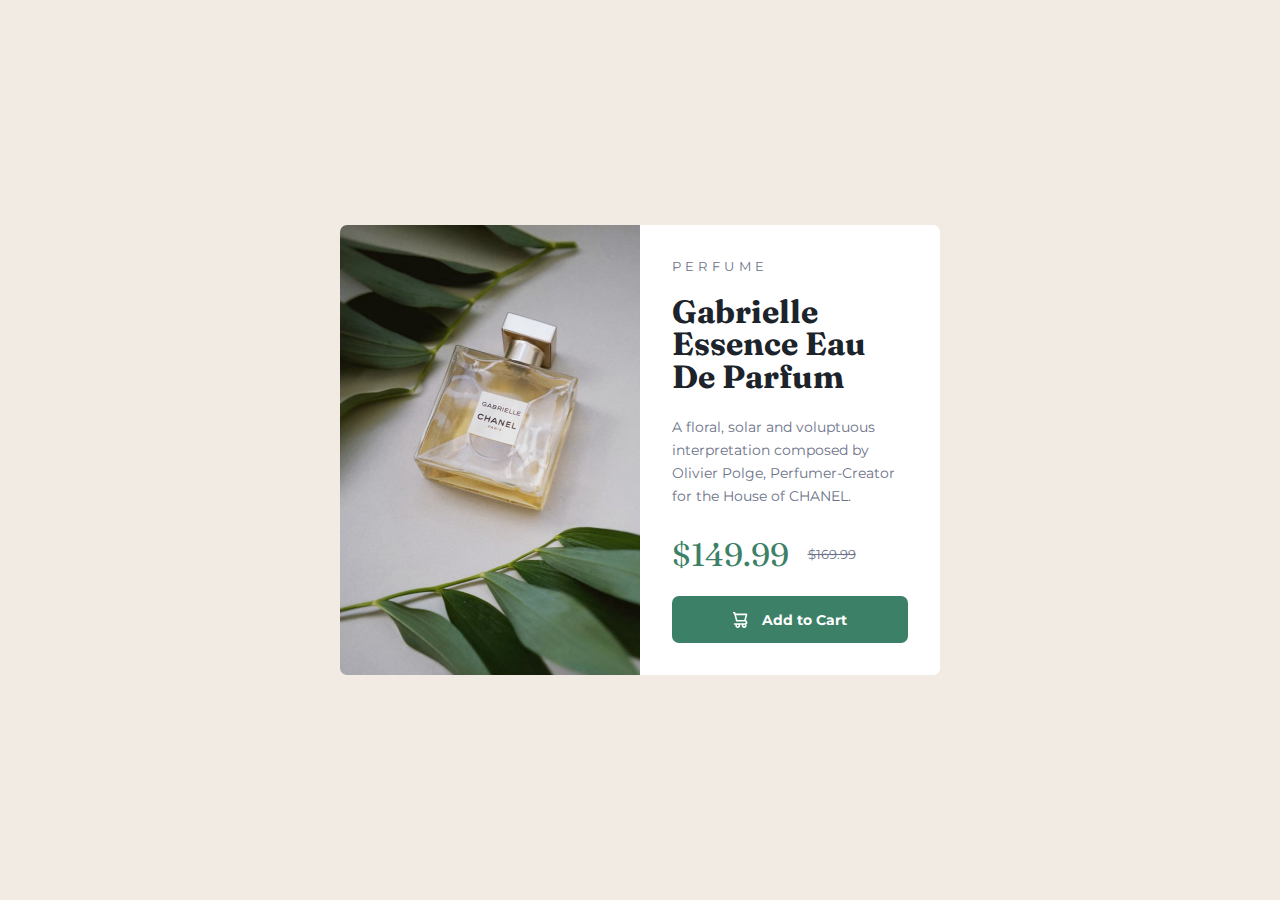
<file: 01_product-preview-card-component-main/index.html>
<!DOCTYPE html>
<html lang="en">

<head>
    <meta charset="UTF-8">
    <meta name="viewport" content="width=device-width, initial-scale=1.0">
    <link rel="icon" type="image/png" sizes="32x32" href="./images/favicon-32x32.png">
    <title>Frontend Mentor | Product preview card component</title>
    <link rel="stylesheet" href="style.css">
    <link rel="preconnect" href="https://fonts.googleapis.com">
    <link rel="preconnect" href="https://fonts.gstatic.com" crossorigin>
    <link href="https://fonts.googleapis.com/css2?family=Montserrat:wght@500;700&display=swap" rel="stylesheet">
    <link href="https://fonts.googleapis.com/css2?family=Fraunces:opsz,wght@9..144,700&display=swap" rel="stylesheet">
</head>

<body>

    <main>
        <div class="container">
            <picture>
                <source srcset="images/image-product-mobile.jpg" media="(max-width: 500px)">
                <img class="product-image" src="images/image-product-desktop.jpg" alt="Bottle of Gabrielle Essence Eau De Parfum">
            </picture>
            <div class="product-content">
                <p class="product-category">perfume</p>
                <h1>Gabrielle Essence Eau De Parfum</h1>
                <p class="product-description">A floral, solar and voluptuous interpretation composed by Olivier Polge, Perfumer-Creator for the House of CHANEL.</p>
                <p class="product-price"><span>$149.99</span><span><del>$169.99</del></span></p>
                <button><img src="images/icon-cart.svg" alt="" aria-hidden="true">Add to Cart</button>
            </div>
        </div>
    </main>

</body>

</html>
</file>
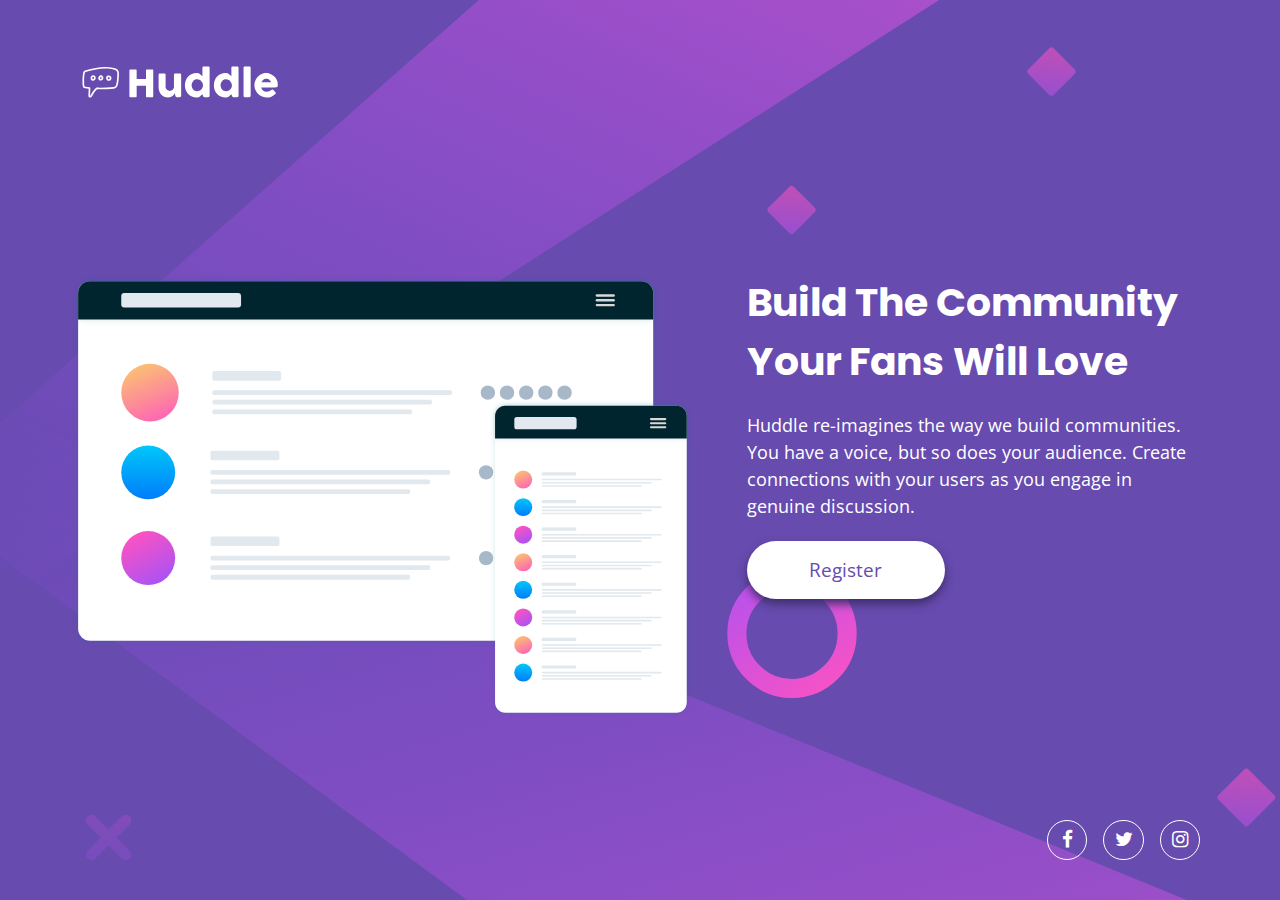
<file: 02_huddle-landing-page-with-single-introductory-section-master/index.html>
<!DOCTYPE html>
<html lang="en">

<head>
    <meta charset="UTF-8">
    <meta name="viewport" content="width=device-width, initial-scale=1.0">
    <!-- displays site properly based on user's device -->
    <title>Frontend Mentor | Huddle landing page with single introductory section</title>
    <link rel="icon" type="image/png" sizes="32x32" href="./images/favicon-32x32.png">
    <link rel="preconnect" href="https://fonts.googleapis.com">
    <link rel="preconnect" href="https://fonts.gstatic.com" crossorigin>
    <link href="https://fonts.googleapis.com/css2?family=Poppins:wght@400;600&display=swap" rel="stylesheet">
    <link href="https://fonts.googleapis.com/css2?family=Open+Sans&display=swap" rel="stylesheet">
    <link rel="stylesheet" href="style.css">
    <link rel="stylesheet" href="https://cdnjs.cloudflare.com/ajax/libs/font-awesome/4.7.0/css/font-awesome.min.css">


</head>

<body>
    <main>
        <div class="graphic-container">
            <div class="logo">
                <img src="images/logo.svg" alt="Logo Huddle">
            </div>
            <div class="illustration">
                <img src="images/illustration-mockups.svg" alt="Illustration Mockups">
            </div>
        </div>
        <div class="cta-container">
            <h1>Build The Community Your Fans Will Love</h1>
            <p>Huddle re-imagines the way we build communities. You have a voice, but so does your audience. Create connections with your users as you engage in genuine discussion.</p>
            <button>Register</button>
            <div class="social-media-container">
                <a href="#" class="fa fa-facebook" aria-label="Link to Facebook"></a>
                <a href="#" class="fa fa-twitter" aria-label="Link to Twitter"></a>
                <a href="#" class="fa fa-instagram" aria-label="Link to Instagram"></a>
            </div>
        </div>
    </main>
</body>

</html>
</file>
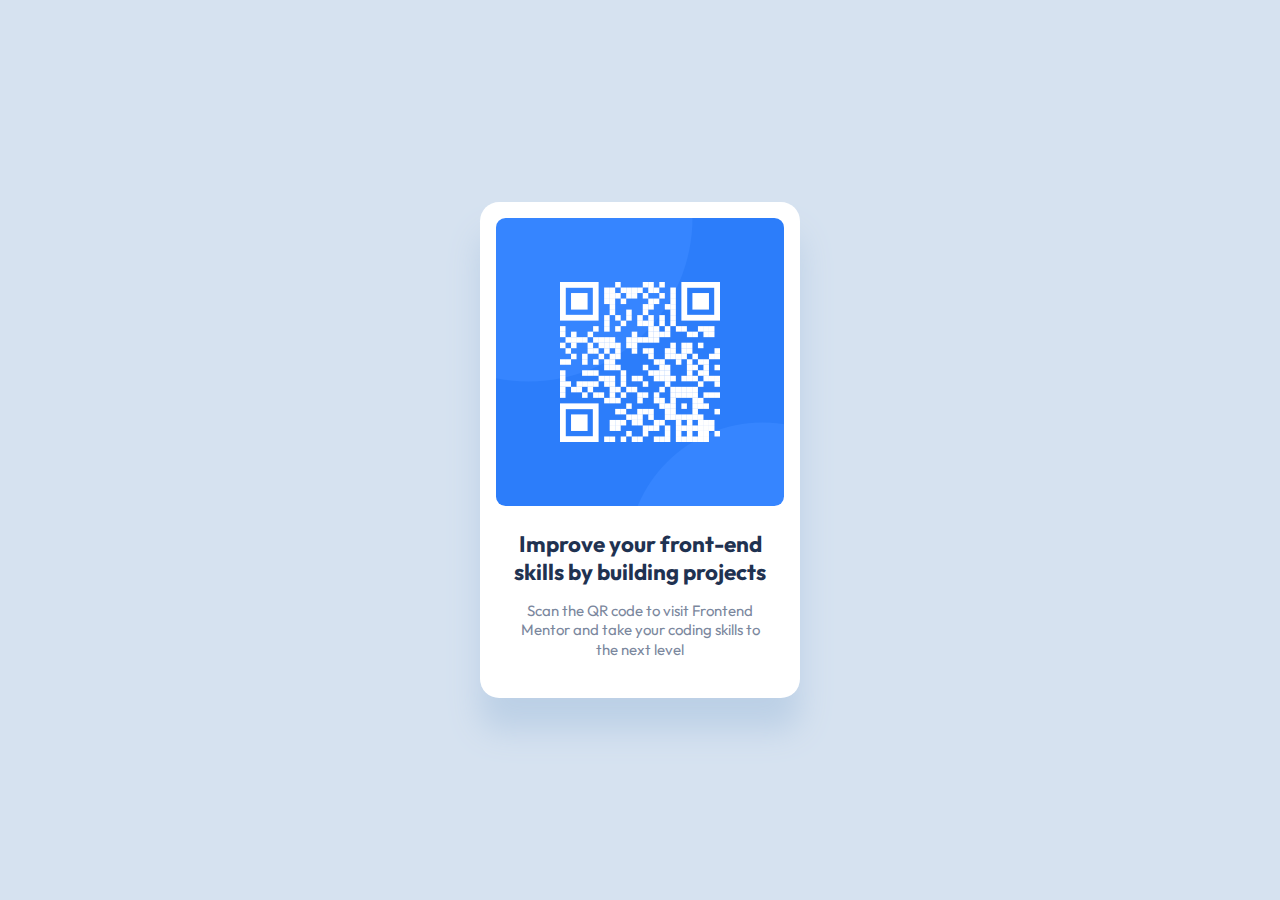
<file: 03_qr-code-component-main/index.html>
<!DOCTYPE html>
<html lang="en">

<head>
    <meta charset="UTF-8">
    <meta name="viewport" content="width=device-width, initial-scale=1.0">
    <!-- displays site properly based on user's device -->
    <link rel="icon" type="image/png" sizes="32x32" href="./images/favicon-32x32.png">
    <title>Frontend Mentor | QR code component</title>
    <link rel="stylesheet" href="style.css">
</head>

<body>
    <main>
        <div class="card-container">
            <img class="qr-code" src="images/image-qr-code.png" alt="Qr-Code" aria-label="QR Code to visit frontend mentor website">
            <div class="text-container">
                <h1>Improve your front-end skills by building projects</h1>
                <p>Scan the QR code to visit Frontend Mentor and take your coding skills to the next level</p>
            </div>
        </div>
    </main>
</body>

</html>
</file>
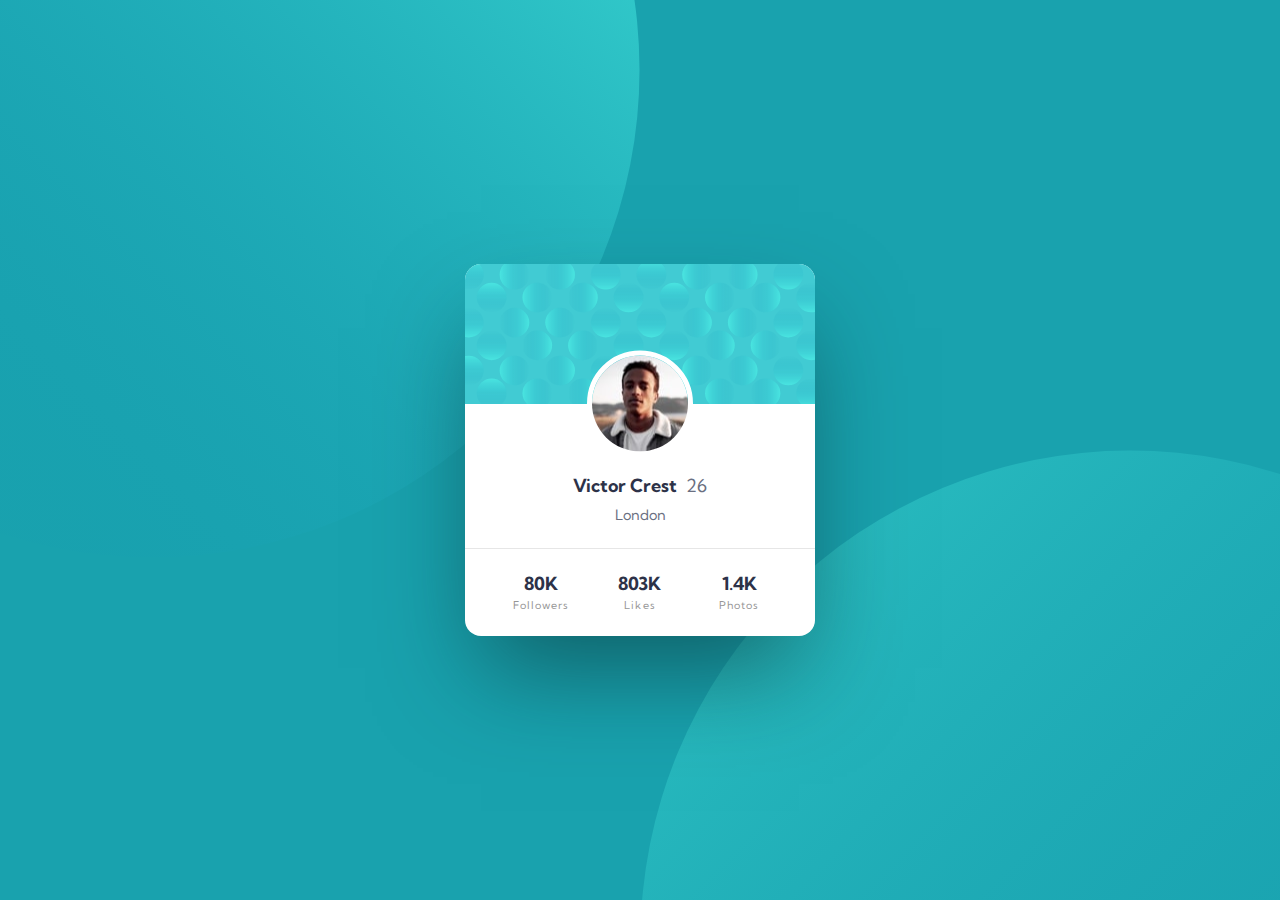
<file: 04_profile-card-component-main/index.html>
<!DOCTYPE html>
<html lang="en">

<head>
    <meta charset="UTF-8">
    <meta name="viewport" content="width=device-width, initial-scale=1.0">
    <!-- displays site properly based on user's device -->

    <link rel="icon" type="image/png" sizes="32x32" href="./images/favicon-32x32.png">

    <title>Frontend Mentor | Profile card component</title>
    <link rel="preconnect" href="https://fonts.googleapis.com">
    <link rel="preconnect" href="https://fonts.gstatic.com" crossorigin>
    <link href="https://fonts.googleapis.com/css2?family=Kumbh+Sans:wght@400;700&display=swap" rel="stylesheet">
    <link rel="stylesheet" href="style.css">

</head>

<body>
    <main>

        <div class="card-container">
            <div class="card-profile">
                <img class="image-profile" src="images/image-victor.jpg" alt="Photo Profile" aria-hidden="true">
                <div class="info-profile">
                    <h1 class="name">Victor Crest<span class="age">26</span></h1>
                    <p class="city">London</p>
                </div>
            </div>
            <div class="card-stats">
                <p>80K<span>Followers</span></p>
                <p>803K<span>Likes</span></p>
                <p>1.4K<span>Photos</span></p>

            </div>
        </div>
    </main>
</body>

</html>
</file>
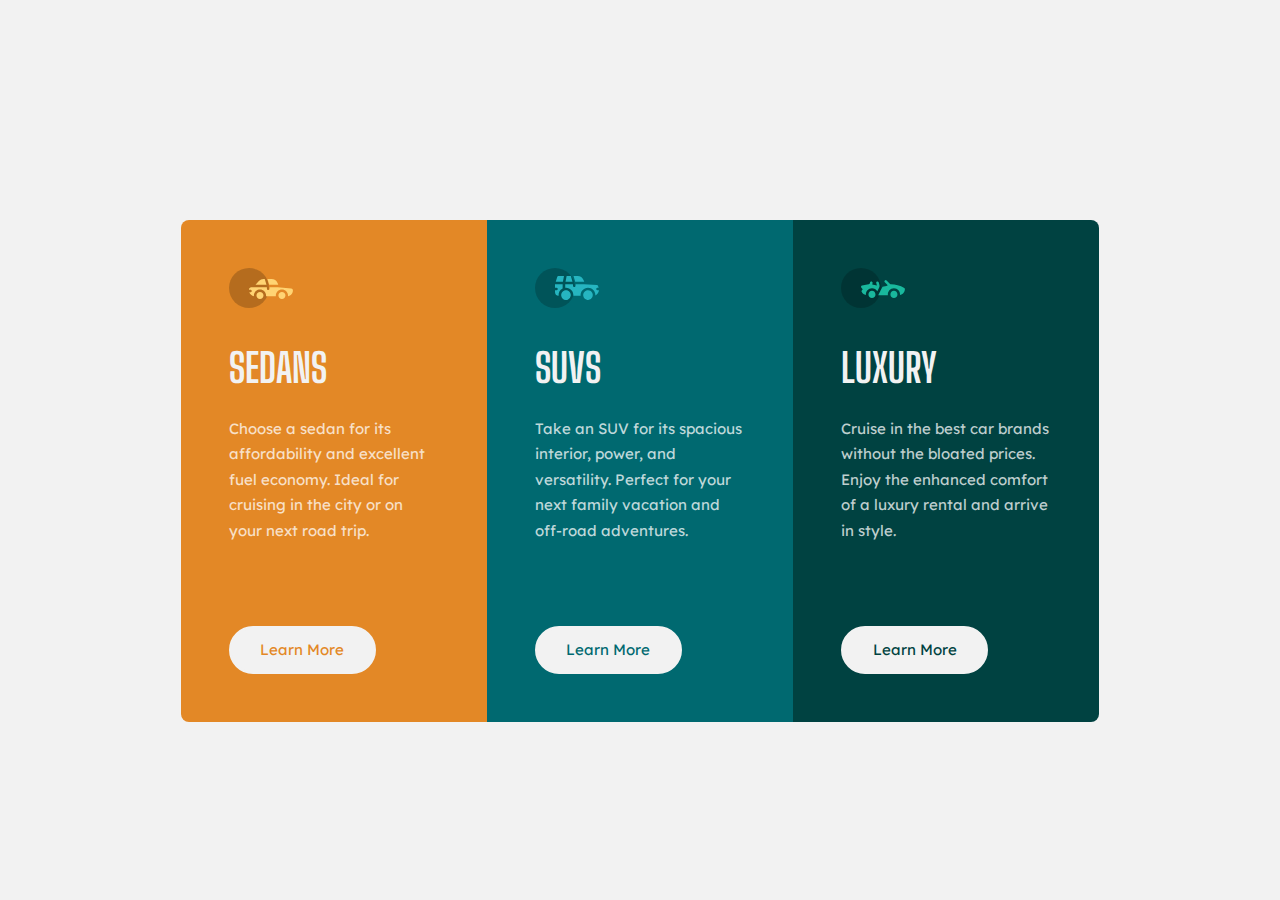
<file: 05_three-column-preview-card-component-main/index.html>
<!DOCTYPE html>
<html lang="en">

<head>
    <meta charset="UTF-8">
    <meta name="viewport" content="width=device-width, initial-scale=1.0">
    <!-- displays site properly based on user's device -->

    <link rel="icon" type="image/png" sizes="32x32" href="./images/favicon-32x32.png">

    <title>Frontend Mentor | 3-column preview card component</title>
    <link rel="stylesheet" href="style.css">
</head>

<body>
    <main>
        <div class="container">
            <div class="padding sedans">
                <img src="images/icon-sedans.svg" alt="Icon Sedans" aria-hidden="true">
                <h1>Sedans</h1>
                <p>Choose a sedan for its affordability and excellent fuel economy. Ideal for cruising in the city or on your next road trip.</p>
                <button>Learn More</button>
            </div>
            <div class="padding suv">
                <img src="images/icon-suvs.svg" alt="Icon SUV's" aria-hidden="true">
                <h1>SUVs</h1>
                <p>Take an SUV for its spacious interior, power, and versatility. Perfect for your next family vacation and off-road adventures.</p>
                <button>Learn More</button>
            </div>
            <div class="padding luxury">
                <img src="images/icon-luxury.svg" alt="Icon Luxury" aria-hidden="true">
                <h1>Luxury</h1>
                <p>Cruise in the best car brands without the bloated prices. Enjoy the enhanced comfort of a luxury rental and arrive in style.</p>
                <button>Learn More</button>
            </div>
        </div>
    </main>



</body>

</html>
</file>
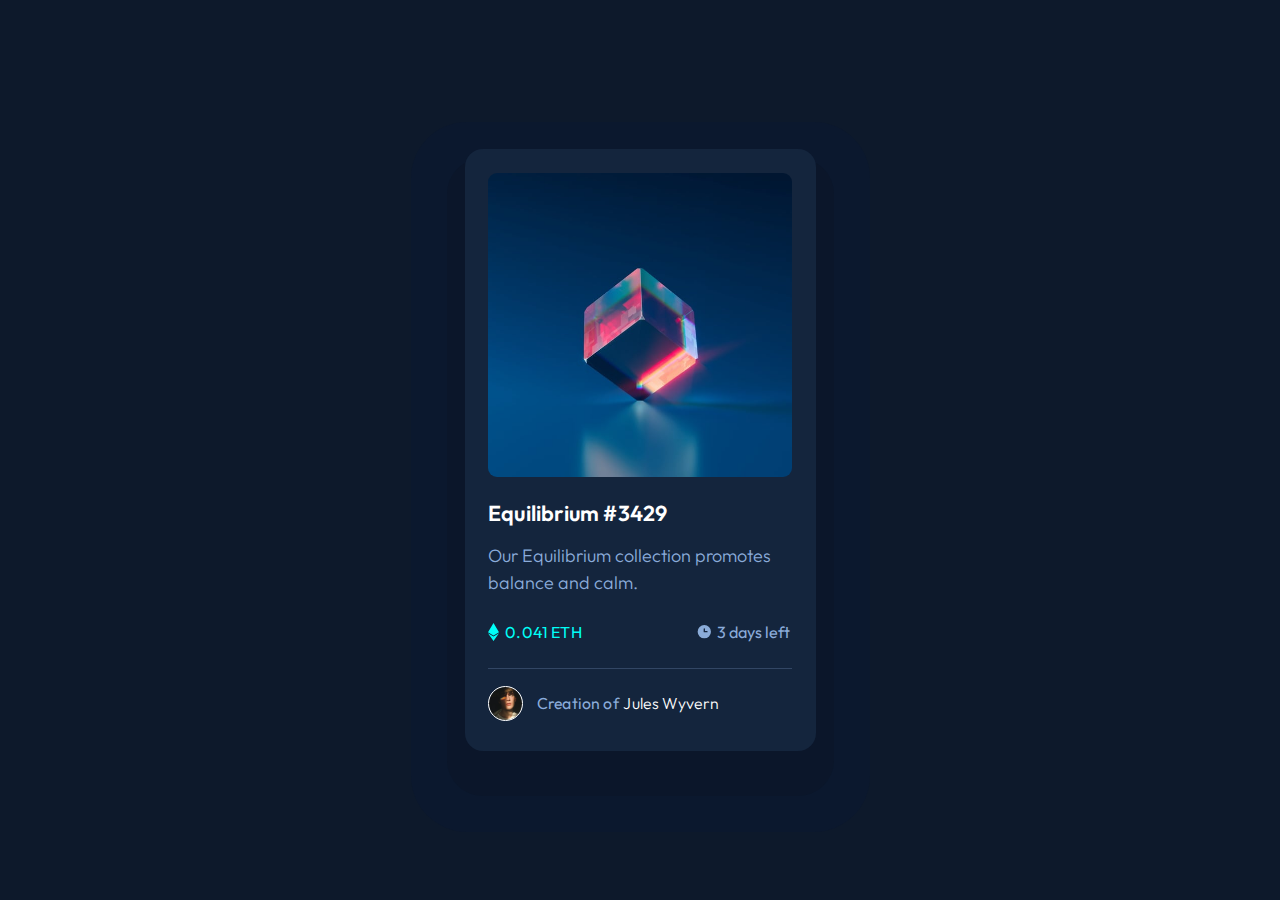
<file: 06_nft-preview-card-component-main/index.html>
<!DOCTYPE html>
<html lang="en">

<head>
    <meta charset="UTF-8">
    <meta name="viewport" content="width=device-width, initial-scale=1.0">
    <!-- displays site properly based on user's device -->

    <link rel="icon" type="image/png" sizes="32x32" href="./images/favicon-32x32.png">

    <title>Frontend Mentor | NFT preview card component</title>

    <link rel="stylesheet" href="style.css">
</head>

<body>

    <main>
        <div class="card-container">
            <div class="main-image">
                <div class="overlay"></div>
                <img src="images/image-equilibrium.jpg" alt="Equilibrium">
            </div>
            <h1><a href="#">Equilibrium #3429</a></h1>
            <p>Our Equilibrium collection promotes balance and calm.</p>
            <div class="info">
                <span class="price">0.041 ETH</span><span class="days-left">3 days left</span>
            </div>
            <div class="author">Creation of<span><a href="#">Jules Wyvern</a></span></div>
        </div>
    </main>

</body>

</html>
</file>
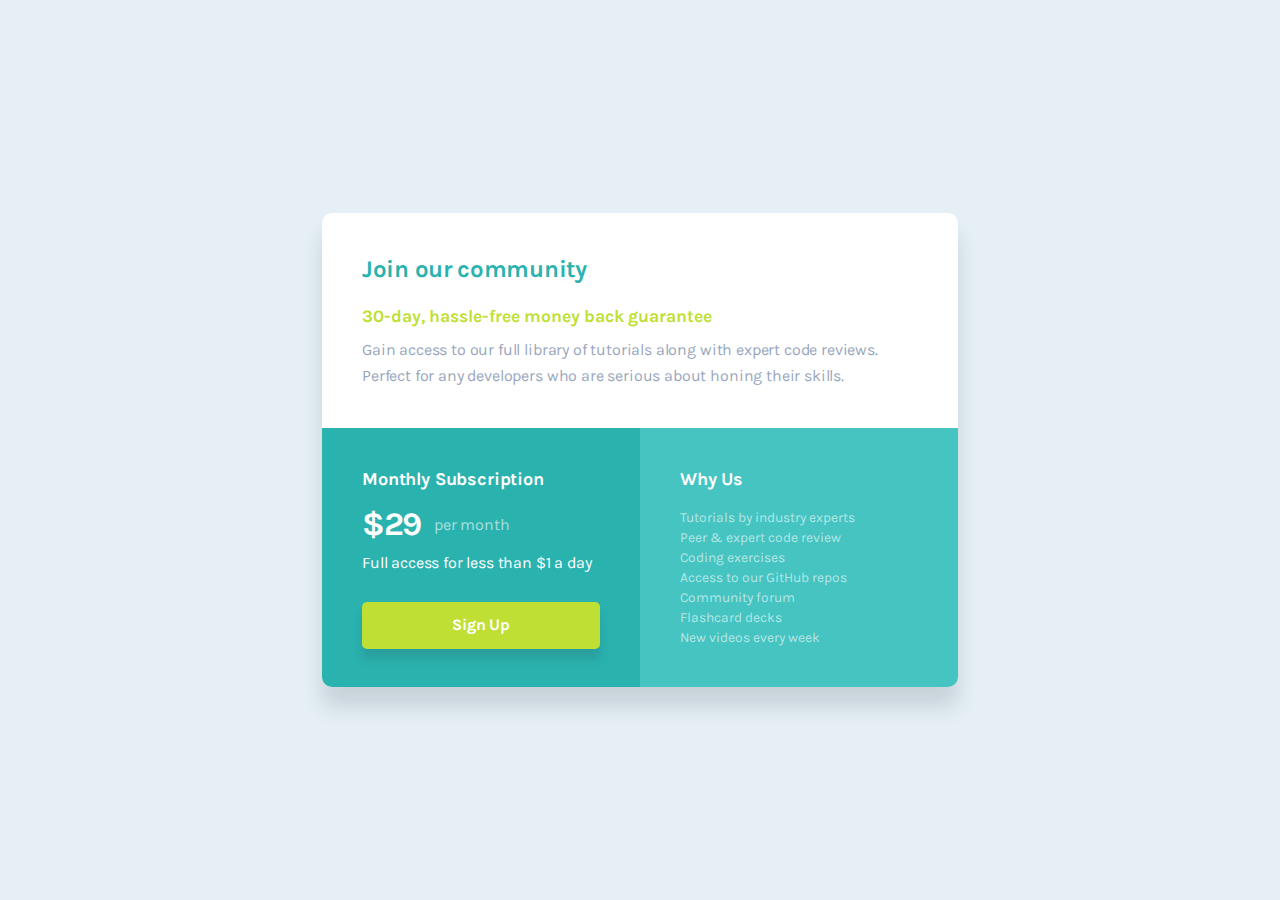
<file: 07_single-price-grid-component-master/index.html>
<!DOCTYPE html>
<html lang="en">

<head>
    <meta charset="UTF-8">
    <meta name="viewport" content="width=device-width, initial-scale=1.0">
    <!-- displays site properly based on user's device -->

    <link rel="icon" type="image/png" sizes="32x32" href="./images/favicon-32x32.png">

    <title>Frontend Mentor | Single Price Grid Component</title>

    <link rel="stylesheet" href="style.css">
</head>

<body>

    <main>
        <div class="component">
            <section class="header">
                <div class="container">
                    <h1>Join our community</h1>
                    <h2>30-day, hassle-free money back guarantee</h2>
                    <p>Gain access to our full library of tutorials along with expert code reviews. Perfect for any developers who are serious about honing their skills.</p>
                </div>
            </section>
            <section class="subscription">
                <div class="container">
                    <h2>Monthly Subscription</h2>
                    <p class="price">per month</p>
                    <p>Full access for less than &dollar;1 a day</p>
                    <button>Sign Up</button>
                </div>
            </section>
            <section class="why-us">
                <div class="container">
                    <h2>Why Us</h2>
                    <ul>
                        <li>Tutorials by industry experts</li>
                        <li>Peer &amp; expert code review</li>
                        <li>Coding exercises</li>
                        <li>Access to our GitHub repos</li>
                        <li>Community forum</li>
                        <li>Flashcard decks</li>
                        <li>New videos every week</li>
                    </ul>
                </div>
            </section>
        </div>
    </main>

</body>

</html>
</file>
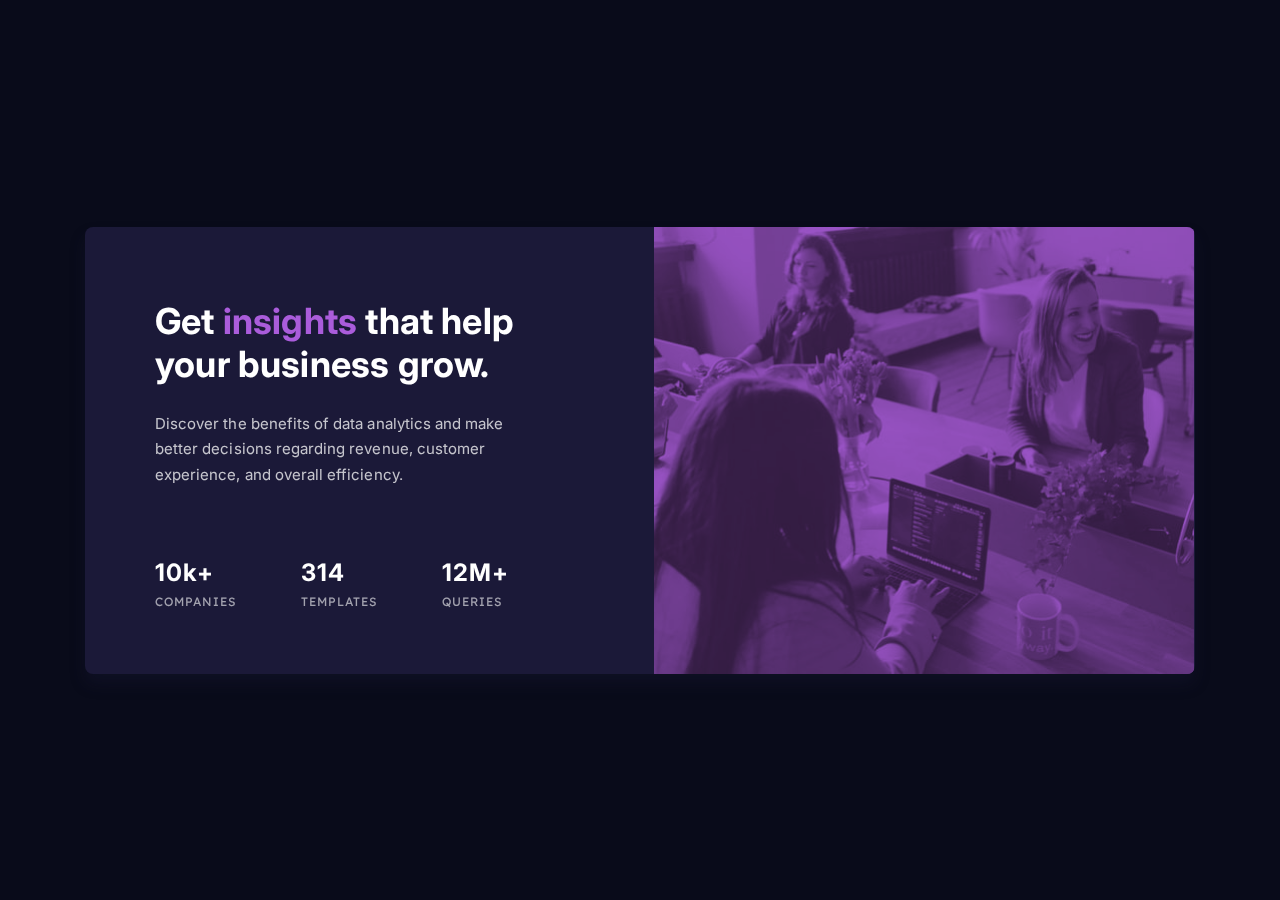
<file: 08_stats-preview-card-component-main/index.html>
<!DOCTYPE html>
<html lang="en">

<head>
    <meta charset="UTF-8">
    <meta name="viewport" content="width=device-width, initial-scale=1.0">
    <!-- displays site properly based on user's device -->

    <link rel="icon" type="image/png" sizes="32x32" href="./images/favicon-32x32.png">

    <title>Frontend Mentor | Stats preview card component</title>

    <link rel="stylesheet" href="style.css">
</head>

<body>

    <main>
        <div class="card-component">
            <div class="container">
                <div class="heading">
                    <h1>Get <span class="clr-accent">insights</span> that help your business grow.</h1>
                    <p>Discover the benefits of data analytics and make better decisions regarding revenue, customer experience, and overall efficiency.</p>
                </div>
                <ul class="stats">
                    <li>10k+<span>companies</span></li>
                    <li>314<span>templates</span></li>
                    <li>12M+<span>queries</span></li>
                </ul>
            </div>
            <div class="image">
                <picture>
                    <source srcset="images/image-header-mobile.jpg" media="(max-width:650px)">
                    <img src="images/image-header-desktop.jpg" alt="" aria-hidden="true">
                </picture>
            </div>
        </div>
    </main>

</body>

</html>
</file>
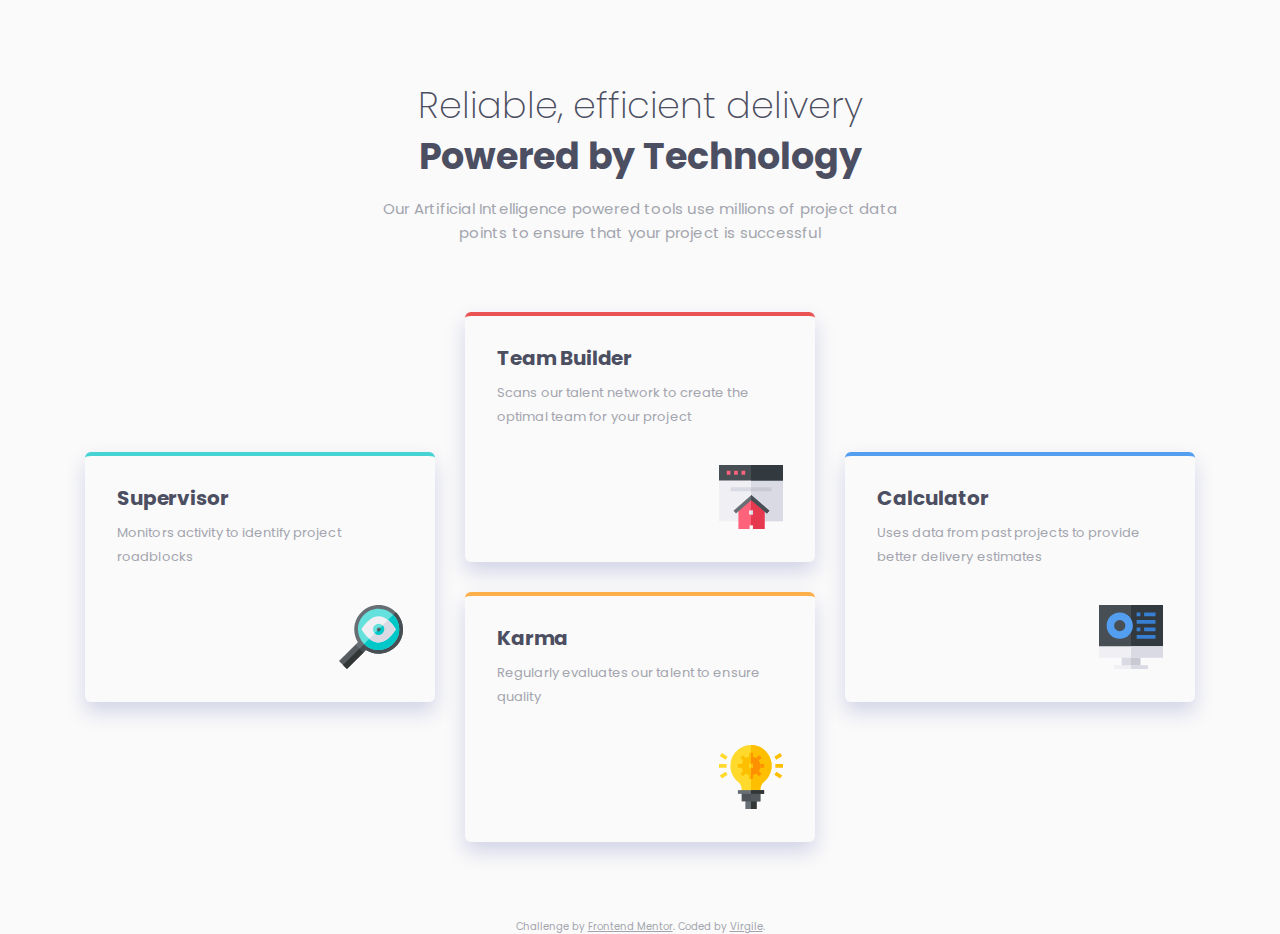
<file: 09_four-card-feature-section-master/index.html>
<!DOCTYPE html>
<html lang="en">

<head>
    <meta charset="UTF-8">
    <meta name="viewport" content="width=device-width, initial-scale=1.0">
    <!-- displays site properly based on user's device -->

    <link rel="icon" type="image/png" sizes="32x32" href="./images/favicon-32x32.png">

    <title>Frontend Mentor | Four card feature section</title>
    <link rel="stylesheet" href="style.css">

</head>

<body>
    <main>
        <header>
            <h1>Reliable, efficient delivery</h1>
            <h2>Powered by Technology</h2>
            <p>Our Artificial Intelligence powered tools use millions of project data points to ensure that your project is successful</p>
        </header>
        <div class="card-container">
            <div class="container" tabindex="0">
                <h2>Supervisor</h2>
                <p>Monitors activity to identify project roadblocks</p>
                <div class="image">
                    <img src="images/icon-supervisor.svg" alt="Icon Supervisor" aria-hidden="true">
                </div>
            </div>
            <div class="container" tabindex="0">
                <h2>Team Builder</h2>
                <p>Scans our talent network to create the optimal team for your project</p>
                <div class="image">
                    <img src="images/icon-team-builder.svg" alt="Icon Team Builder" aria-hidden="true">
                </div>
            </div>
            <div class="container" tabindex="0">
                <h2>Karma</h2>
                <p>Regularly evaluates our talent to ensure quality</p>
                <div class="image">
                    <img src="images/icon-karma.svg" alt="Icon Karma" aria-hidden="true">
                </div>
            </div>
            <div class="container" tabindex="0">
                <h2>Calculator</h2>
                <p>Uses data from past projects to provide better delivery estimates</p>
                <div class="image">
                    <img src="images/icon-calculator.svg" alt="Icon Calculator" aria-hidden="true">
                </div>
            </div>
        </div>
    </main>
    <footer>
        <p class="attribution">
            Challenge by <a href="https://www.frontendmentor.io?ref=challenge" target="_blank">Frontend Mentor</a>. Coded by <a href="https://www.frontendmentor.io/profile/virgile-lab">Virgile</a>.
        </p>
    </footer>
</body>

</html>
</file>
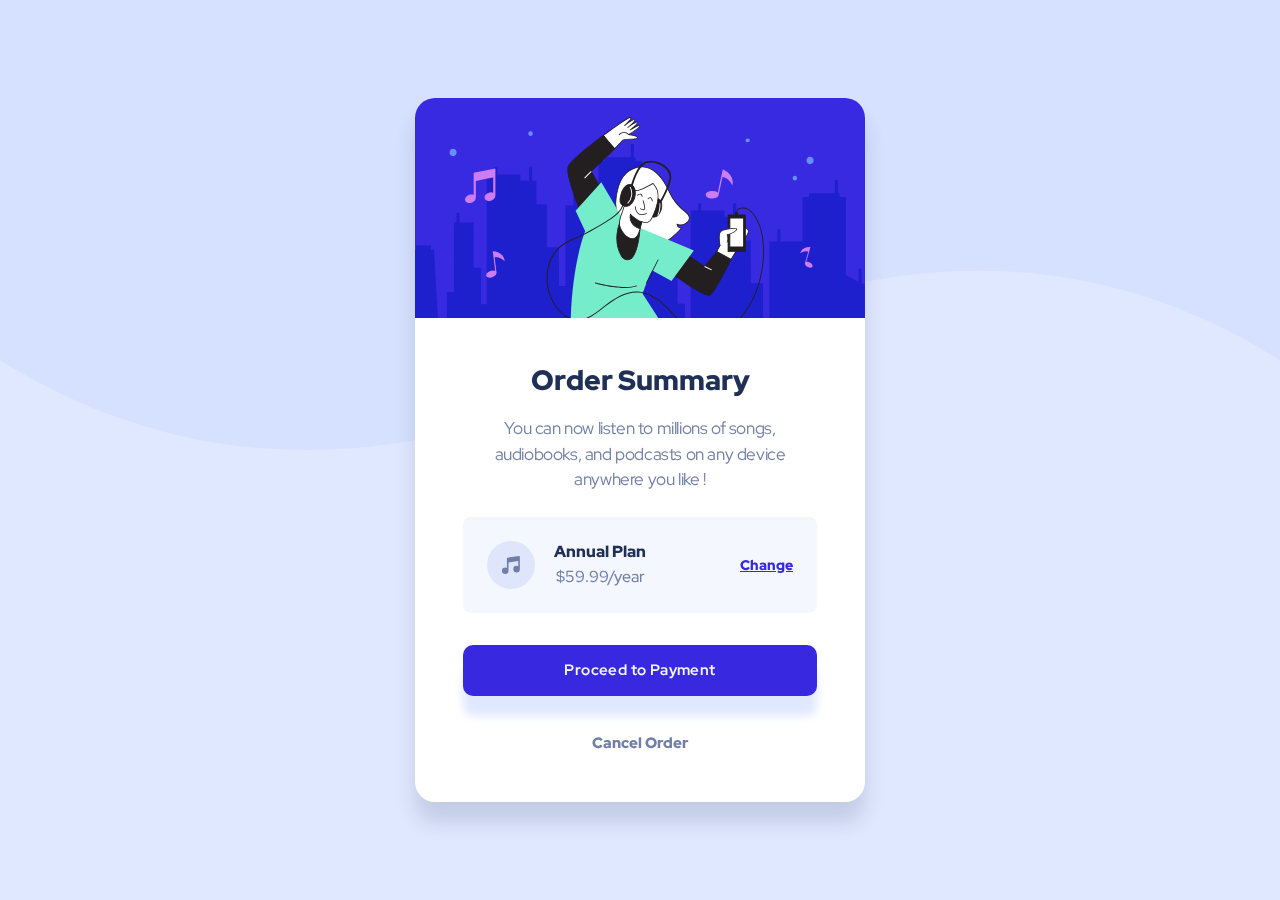
<file: 10_order-summary-component-main/index.html>
<!DOCTYPE html>
<html lang="en">

<head>

    <meta charset="UTF-8">
    <meta name="viewport" content="width=device-width, initial-scale=1.0">
    <!-- displays site properly based on user's device -->

    <link rel="icon" type="image/png" sizes="32x32" href="./images/favicon-32x32.png">

    <title>Frontend Mentor | Order summary card</title>

    <link rel="stylesheet" href="style.css">

</head>

<body>

    <main>
        <div class="card-container">
            <img src="images/illustration-hero.svg" alt="" aria-hidden="true">
            <div class="sub-container">
                <div class="header">
                    <h1>Order Summary</h1>
                    <p>You can now listen to millions of songs, audiobooks, and podcasts on any device anywhere you like !</p>
                </div>
                <div class="annual-plan-container">
                    <div class="annual-plan">
                        <img src="images/icon-music.svg" alt="" aria-hidden="true">
                        <p>Annual Plan <span>$59.99/year</span></p>
                    </div>
                    <p class="change"><a href="#">Change</a></p>
                </div>
                <button class="payment">Proceed to Payment</button>
                <button class="cancel">Cancel Order</button>
            </div>
        </div>
    </main>

</body>

</html>
</file>
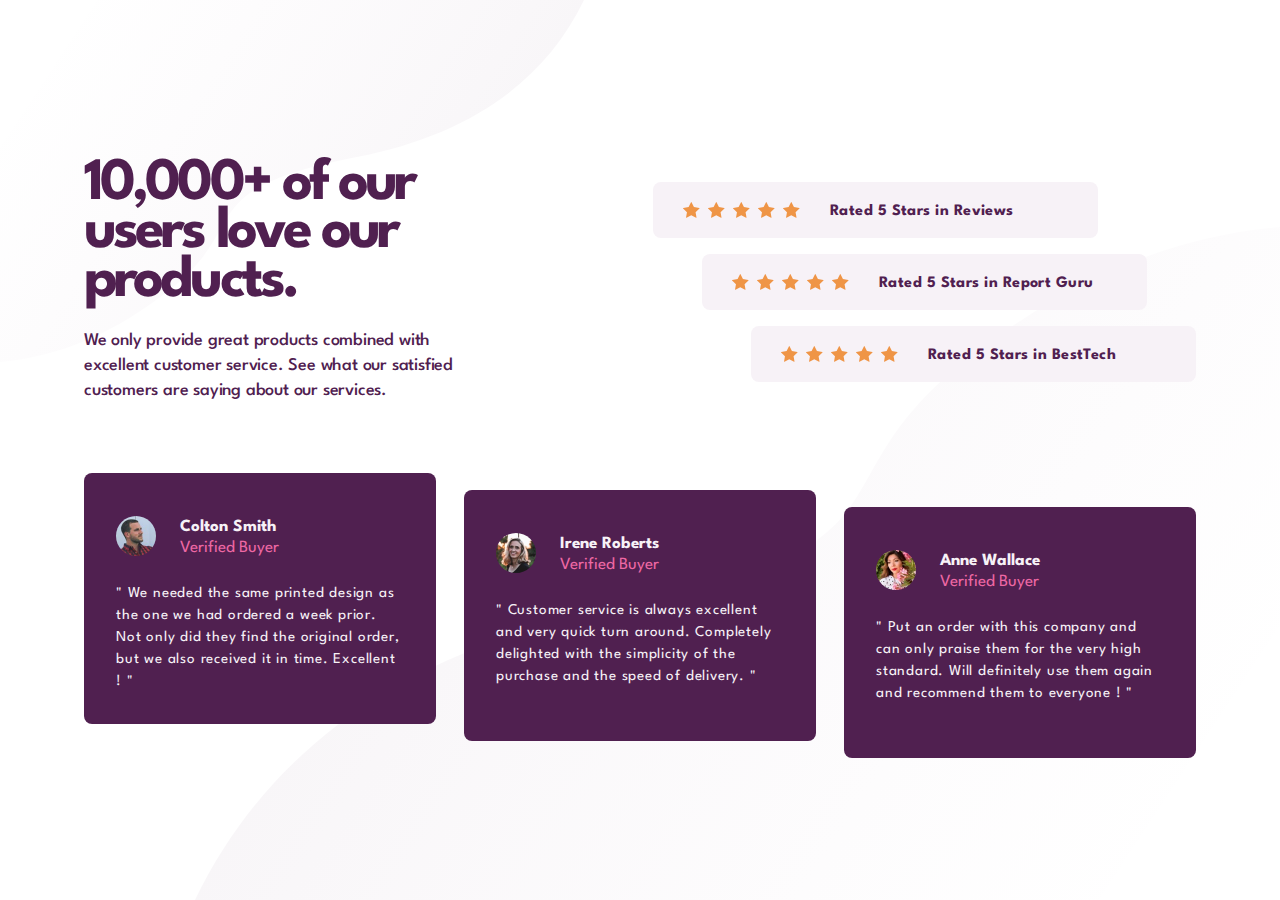
<file: 11_social-proof-section-master/index.html>
<!DOCTYPE html>
<html lang="en">

<head>
    <meta charset="UTF-8" />
    <meta name="viewport" content="width=device-width, initial-scale=1.0" />
    <!-- displays site properly based on user's device -->

    <link rel="icon" type="image/png" sizes="32x32" href="./images/favicon-32x32.png" />

    <title>Frontend Mentor | Social proof section</title>

    <link rel="stylesheet" href="style.css">
</head>

<body>

    <main>

        <header>
            <h1>10,000+ of our users love our products.</h1>
            <p>We only provide great products combined with excellent customer service. See what our satisfied customers are saying about our services.</p>
        </header>

        <div class="rating-main-container">
            <div class="rating-container">
                <ul class="stars">
                    <li><img src="images/icon-star.svg" alt="" aria-hidden="true"></li>
                    <li><img src="images/icon-star.svg" alt="" aria-hidden="true"></li>
                    <li><img src="images/icon-star.svg" alt="" aria-hidden="true"></li>
                    <li><img src="images/icon-star.svg" alt="" aria-hidden="true"></li>
                    <li><img src="images/icon-star.svg" alt="" aria-hidden="true"></li>
                </ul>
                <span>Rated 5 Stars in Reviews</span>
            </div>
            <div class="rating-container">
                <ul class="stars">
                    <li><img src="images/icon-star.svg" alt="" aria-hidden="true"></li>
                    <li><img src="images/icon-star.svg" alt="" aria-hidden="true"></li>
                    <li><img src="images/icon-star.svg" alt="" aria-hidden="true"></li>
                    <li><img src="images/icon-star.svg" alt="" aria-hidden="true"></li>
                    <li><img src="images/icon-star.svg" alt="" aria-hidden="true"></li>
                </ul>
                <span>Rated 5 Stars in Report Guru</span>
            </div>
            <div class="rating-container">
                <ul class="stars">
                    <li><img src="images/icon-star.svg" alt="" aria-hidden="true"></li>
                    <li><img src="images/icon-star.svg" alt="" aria-hidden="true"></li>
                    <li><img src="images/icon-star.svg" alt="" aria-hidden="true"></li>
                    <li><img src="images/icon-star.svg" alt="" aria-hidden="true"></li>
                    <li><img src="images/icon-star.svg" alt="" aria-hidden="true"></li>
                </ul>
                <span>Rated 5 Stars in BestTech</span>
            </div>
        </div>


        <div class="comments-main-container">
            <div class="comments-container">
                <div class="buyer">
                    <img src="images/image-colton.jpg" alt="" aria-hidden="true">
                    <span class="name">Colton Smith</span>
                </div>
                <p class="comment">" We needed the same printed design as the one we had ordered a week prior. Not only did they find the original order, but we also received it in time. Excellent ! "</p>
            </div>
            <div class="comments-container">
                <div class="buyer">
                    <img src="images/image-irene.jpg" alt="" aria-hidden="true">
                    <span class="name">Irene Roberts</span>
                </div>
                <p class="comment">" Customer service is always excellent and very quick turn around. Completely delighted with the simplicity of the purchase and the speed of delivery. "</p>
            </div>
            <div class="comments-container">
                <div class="buyer">
                    <img src="images/image-anne.jpg" alt="" aria-hidden="true">
                    <span class="name">Anne Wallace</span>
                </div>
                <p class="comment">" Put an order with this company and can only praise them for the very high standard. Will definitely use them again and recommend them to everyone ! "</p>
            </div>
        </div>

    </main>

</body>

</html>
</file>
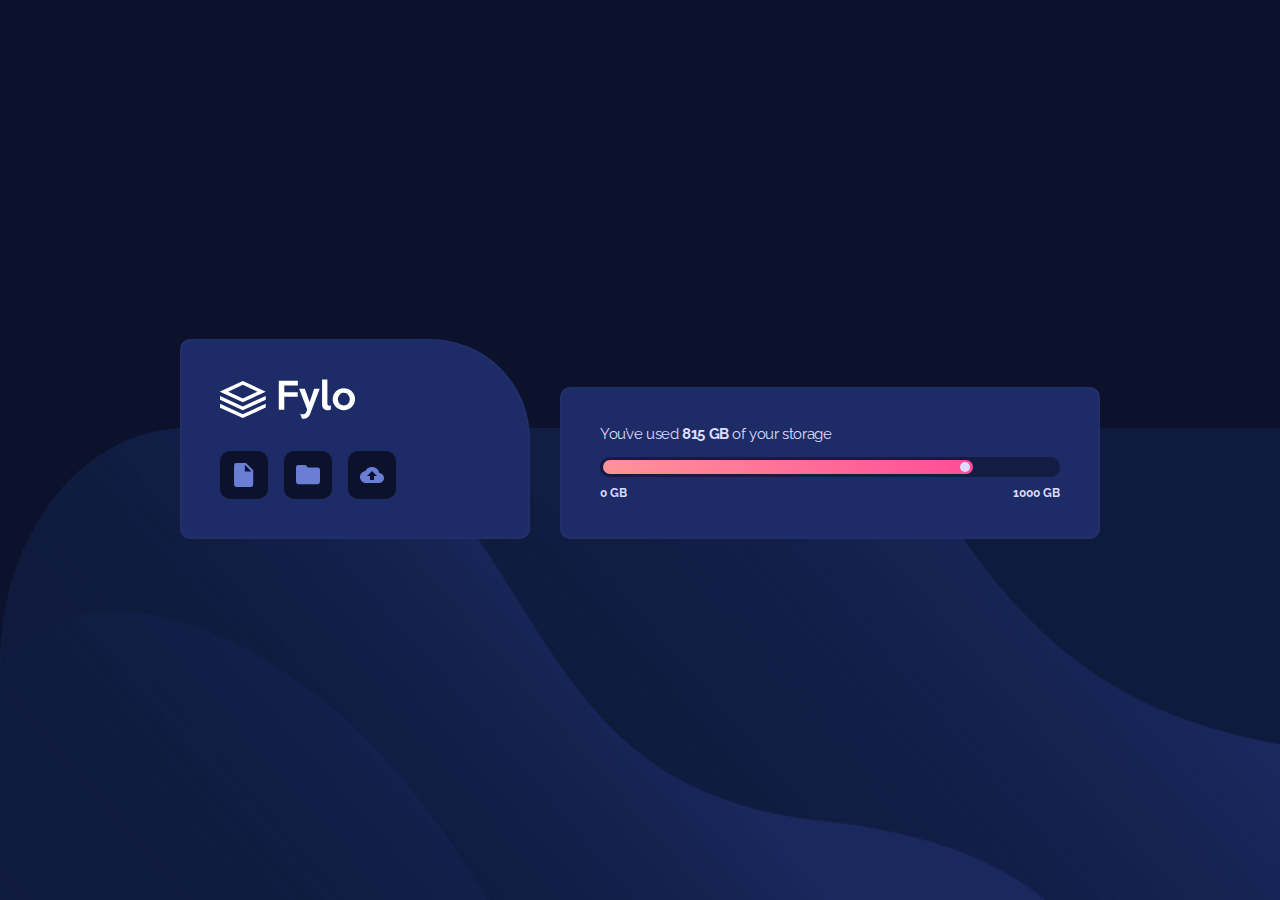
<file: 12_fylo-data-storage-component-master/index.html>
<!DOCTYPE html>
<html lang="en">

<head>
    <meta charset="UTF-8">
    <meta name="viewport" content="width=device-width, initial-scale=1.0">
    <!-- displays site properly based on user's device -->

    <link rel="icon" type="image/png" sizes="32x32" href="./images/favicon-32x32.png">

    <title>Frontend Mentor | Fylo data storage component</title>

    <link rel="stylesheet" href="style.css">
</head>

<body>

    <main>

        <div class="storage-component-container">

            <div class="features-container inner-shadow outer-shadow">

                <img class="logo" src="images/logo.svg" alt="Logo" aria-hidden="true">

                <div class="features">
                    <input type="image" class="icon-hover" title="Access your documents" src="images/icon-document.svg" alt="Document Icon" aria-label="Click to access your documents">

                    <input type="image" class="icon-hover" title="Access your folders" src="images/icon-folder.svg" alt="Folder Icon" aria-label="Click to access your folder">

                    <label for="inputFile" class="upload-button icon-hover" tabindex="0" title="Upload a file"><img src="images/icon-upload.svg" alt="Upload Icon" aria-label="Click to upload a file"><input type="file" id="inputFile"></label>
                </div>

            </div>

            <div class="storage-container inner-shadow outer-shadow" tabindex="0">

                <div class="tooltip-remaining-space">
                    <span class="remaining-space bold">185</span>
                    <span class="remaining-space-unit">GB LEFT</span>
                </div>

                <span class="used-storage">You’ve used <span class="bold">815 GB</span> of your storage</span>

                <div class="used-storage-bar">
                    <div class="bar-container">
                        <span class="bar"></span>
                    </div>
                    <span class="bar-border"></span>
                </div>

                <div class="storage-range bold">
                    <span class="storage-min">0 GB</span>
                    <span class="storage-max">1000 GB</span>
                </div>

            </div>

        </div>

    </main>

</body>

</html>
</file>
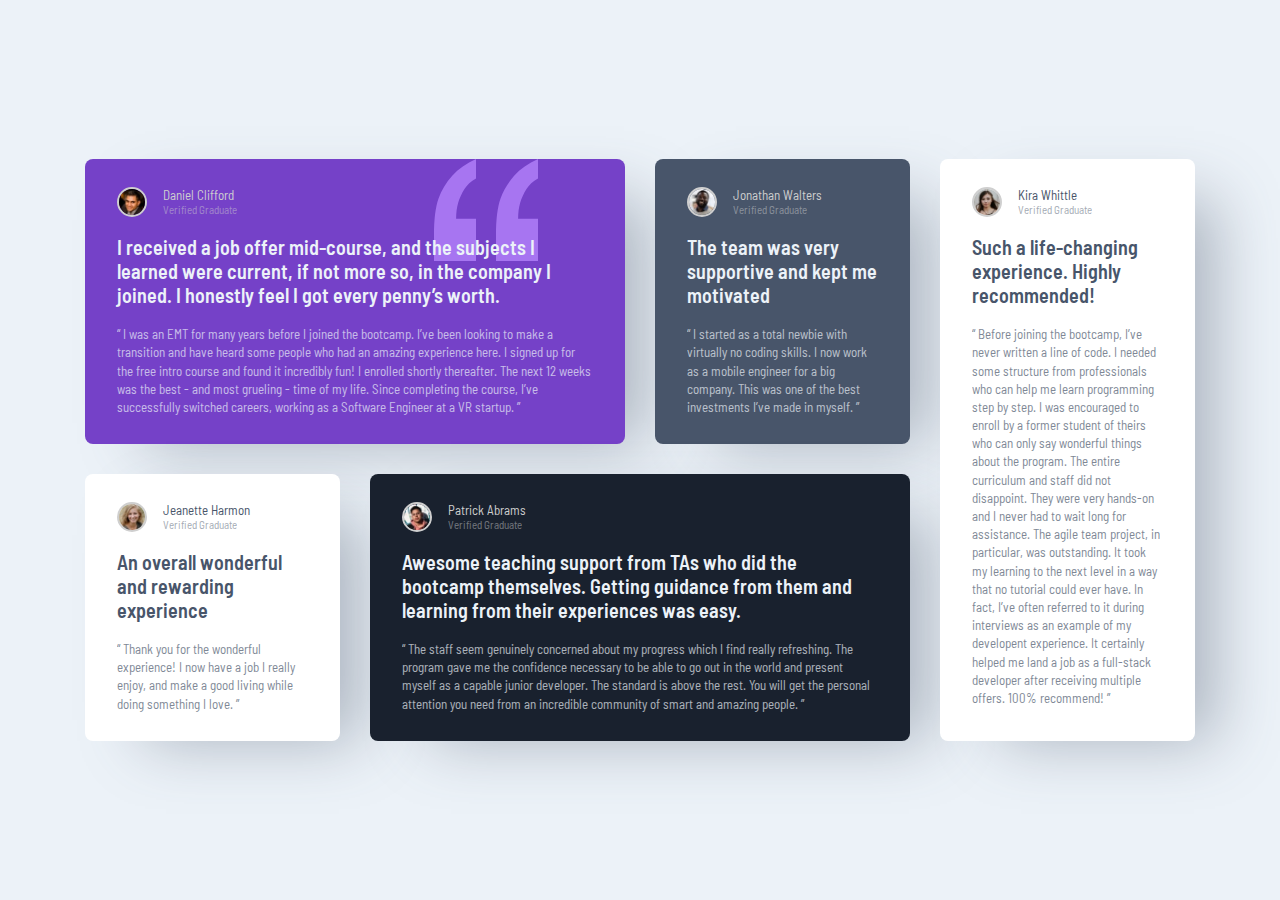
<file: 13_testimonials-grid-section-main/index.html>
<!DOCTYPE html>
<html lang="en">

<head>
    <meta charset="UTF-8">
    <meta name="viewport" content="width=device-width, initial-scale=1.0">
    <!-- displays site properly based on user's device -->

    <link rel="icon" type="image/png" sizes="32x32" href="./images/favicon-32x32.png">

    <title>Frontend Mentor | [Challenge Name Here]</title>

    <link rel="stylesheet" href="style.css">
</head>

<body>
    <main>
        <section>
            <article>
                <div class="infos">
                    <img src="images/image-daniel.jpg" alt="" aria-hidden="true">
                    <div class="info clr-neutral-300">
                        <span class="name">Daniel Clifford</span>
                        <span class="status">Verified Graduate</span>
                    </div>
                </div>
                <p class="quote">I received a job offer mid-course, and the subjects I learned were current, if not more so, in the company I joined. I honestly feel I got every penny’s worth.</p>
                <p class="review">“ I was an EMT for many years before I joined the bootcamp. I’ve been looking to make a transition and have heard some people who had an amazing experience here. I signed up for the free intro course and found it incredibly fun! I enrolled
                    shortly thereafter. The next 12 weeks was the best - and most grueling - time of my life. Since completing the course, I’ve successfully switched careers, working as a Software Engineer at a VR startup. ”</p>
            </article>
            <article>
                <div class="infos clr-neutral-300">
                    <img src="images/image-jonathan.jpg" alt="" aria-hidden="true">
                    <div class="info">
                        <span class="name">Jonathan Walters</span>
                        <span class="status">Verified Graduate</span>
                    </div>
                </div>
                <p class="quote">The team was very supportive and kept me motivated</p>
                <p class="review">“ I started as a total newbie with virtually no coding skills. I now work as a mobile engineer for a big company. This was one of the best investments I’ve made in myself. ”</p>
            </article>
            <article class="clr-gray-blue">
                <div class="infos">
                    <img src="images/image-jeanette.jpg" alt="" aria-hidden="true">
                    <div class="info">
                        <span class="name">Jeanette Harmon</span>
                        <span class="status">Verified Graduate</span>
                    </div>
                </div>
                <p class="quote">An overall wonderful and rewarding experience</p>
                <p class="review">“ Thank you for the wonderful experience! I now have a job I really enjoy, and make a good living while doing something I love. ”</p>
            </article>
            <article>
                <div class="infos">
                    <img src="images/image-patrick.jpg" alt="" aria-hidden="true">
                    <div class="info clr-neutral-300">
                        <span class="name">Patrick Abrams</span>
                        <span class="status">Verified Graduate</span>
                    </div>
                </div>
                <p class="quote">Awesome teaching support from TAs who did the bootcamp themselves. Getting guidance from them and learning from their experiences was easy.</p>
                <p class="review">“ The staff seem genuinely concerned about my progress which I find really refreshing. The program gave me the confidence necessary to be able to go out in the world and present myself as a capable junior developer. The standard is above
                    the rest. You will get the personal attention you need from an incredible community of smart and amazing people. ”</p>
            </article>
            <article class="clr-gray-blue">
                <div class="infos">
                    <img src="images/image-kira.jpg" alt="" aria-hidden="true">
                    <div class="info">
                        <span class="name">Kira Whittle</span>
                        <span class="status">Verified Graduate</span>
                    </div>
                </div>
                <p class="quote">Such a life-changing experience. Highly recommended!</p>
                <p class="review">“ Before joining the bootcamp, I’ve never written a line of code. I needed some structure from professionals who can help me learn programming step by step. I was encouraged to enroll by a former student of theirs who can only say wonderful
                    things about the program. The entire curriculum and staff did not disappoint. They were very hands-on and I never had to wait long for assistance. The agile team project, in particular, was outstanding. It took my learning to the next
                    level in a way that no tutorial could ever have. In fact, I’ve often referred to it during interviews as an example of my developent experience. It certainly helped me land a job as a full-stack developer after receiving multiple offers.
                    100% recommend! ”</p>
            </article>
        </section>
    </main>

</body>

</html>
</file>
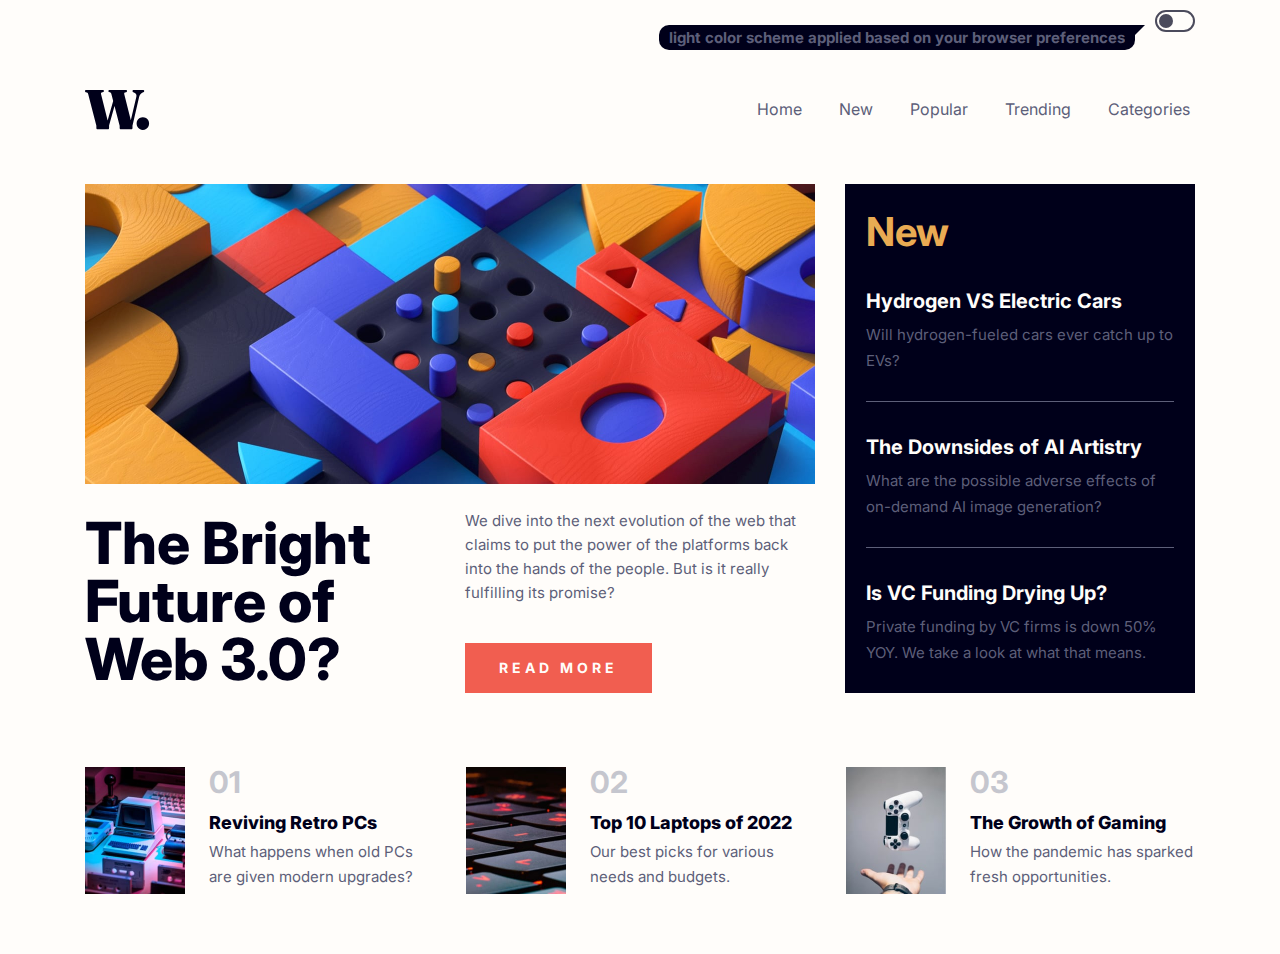
<file: 14_news-homepage-main/index.html>
<!DOCTYPE html>
<html lang="en">

<head>
    <meta charset="UTF-8">
    <meta name="viewport" content="width=device-width, initial-scale=1.0">
    <!-- displays site properly based on user's device -->

    <link rel="icon" type="image/png" sizes="32x32" href="./images/favicon-32x32.png">

    <title>Frontend Mentor | News homepage</title>

    <link rel="stylesheet" href="assets/css/style.css">

    <script src="assets/scripts/toggleColorScheme.js" defer></script>
    <script src="assets/scripts/toggleMenu.js" defer></script>

</head>

<body>
    <header>
        <div class="toggle-color-scheme-container">
            <div class="toggle-tooltip" data-tooltip="false"></div>
            <button class="toggle-color-scheme" data-color-scheme="light"></button>
        </div>
        <div class="logo"></div>
        <nav class="primary-nav" data-visible="false">
            <ul>
                <li><a href="#">Home</a></li>
                <li><a href="#">New</a></li>
                <li><a href="#">Popular</a></li>
                <li><a href="#">Trending</a></li>
                <li><a href="#">Categories</a></li>
            </ul>
            <button class="toggle-menu"></button>
            <div class="screen-overlay"></div>
        </nav>
    </header>
    <main>
        <section class="main-article">
            <article>
                <picture>
                    <source srcset="assets/images/image-web-3-desktop.jpg" media="(min-width:768px)">
                    <img src="assets/images/image-web-3-mobile.jpg" alt="" aria-hidden="true">
                </picture>
                <h1>The Bright Future of Web 3.0?</h1>
                <div>
                    <p>We dive into the next evolution of the web that claims to put the power of the platforms back
                        into the hands of the people. But is it really fulfilling its promise?</p>
                    <form>
                        <button type="submit" formaction="#">Read more</button>
                    </form>
                </div>
            </article>
        </section>
        <section class="new-articles">
            <h2>New</h2>
            <article>
                <h3><a href="#">Hydrogen VS Electric Cars</a></h3>
                <p>Will hydrogen-fueled cars ever catch up to EVs?</p>
            </article>
            <article>
                <h3><a href="#">The Downsides of AI Artistry</a></h3>
                <p>What are the possible adverse effects of on-demand AI image generation?</p>
            </article>
            <article>
                <h3><a href="#">Is VC Funding Drying Up?</a></h3>
                <p>Private funding by VC firms is down 50% YOY. We take a look at what that means.</p>
            </article>
        </section>
        <section class="ordered-articles">
            <ol class="counter-list">
                <li>
                    <div class="oa-image">
                        <img src="assets/images/image-retro-pcs.jpg" alt="" aria-hidden="true">
                    </div>
                    <article>
                        <h4 class="counter-list-display"><a href="#">Reviving Retro PCs</a></h4>
                        <p>What happens when old PCs are given modern upgrades?</p>
                    </article>
                </li>
                <li>
                    <div class="oa-image">
                        <img src="assets/images/image-top-laptops.jpg" alt="" aria-hidden="true">
                    </div>
                    <article>
                        <h4 class="counter-list-display"><a href="#">Top 10 Laptops of 2022</a></h4>
                        <p>Our best picks for various needs and budgets.</p>
                    </article>
                </li>
                <li>
                    <div class="oa-image">
                        <img src="assets/images/image-gaming-growth.jpg" alt="" aria-hidden="true">
                    </div>
                    <article>
                        <h4 class="counter-list-display"><a href="#">The Growth of Gaming</a></h4>
                        <p>How the pandemic has sparked fresh opportunities.</p>
                    </article>
                </li>
            </ol>
        </section>
    </main>

</body>

</html>
</file>
<file: 01_product-preview-card-component-main/style.css>
:root {
    /* Colors */
    --primaryDarkCyan: hsl(158, 36%, 37%);
    --primaryDarkCyanHover: hsl(158, 36%, 20%);
    --primaryCream: hsl(30, 38%, 92%);
    --neutralDark: hsl(212, 21%, 14%);
    --neutralGray: hsl(228, 12%, 48%);
    --neutralWhite: hsl(0, 0%, 100%);
    /* Font Size */
    --fs-paragraph: 14px;
    /* Font Weight */
    --fw-500: 500;
    --fw-700: 700;
    /* Typography */
    --ff-montserrat: 'Montserrat', sans-serif;
    --ff-fraunces: 'Fraunces', serif;
}


/*** A Modern CSS Reset by https://piccalil.li/blog/a-modern-css-reset/ ***/


/* Box sizing rules */

*,
*::before,
*::after {
    box-sizing: border-box;
}


/* Remove default margin */

body,
h1,
h2,
h3,
h4,
p,
figure,
blockquote,
dl,
dd {
    margin: 0;
}


/* Remove list styles on ul, ol elements with a list role, which suggests default styling will be removed */

ul[role='list'],
ol[role='list'] {
    list-style: none;
}


/* Set core root defaults */

html:focus-within {
    scroll-behavior: smooth;
}


/* Set core body defaults */

body {
    min-height: 100%;
    text-rendering: optimizeSpeed;
    line-height: 1;
}


/* A elements that don't have a class get default styles */

a:not([class]) {
    text-decoration-skip-ink: auto;
}


/* Make images easier to work with */

img,
picture {
    max-width: 100%;
    display: block;
}


/* Inherit fonts for inputs and buttons */

input,
button,
textarea,
select {
    font: inherit;
}


/* Remove all animations, transitions and smooth scroll for people that prefer not to see them */

@media (prefers-reduced-motion: reduce) {
    html:focus-within {
        scroll-behavior: auto;
    }
    *,
    *::before,
    *::after {
        animation-duration: 0.01ms !important;
        animation-iteration-count: 1 !important;
        transition-duration: 0.01ms !important;
        scroll-behavior: auto !important;
    }
}

body {
    background-color: var(--primaryCream);
    font-size: var(--fs-paragraph);
    font-family: var(--ff-montserrat);
}

main {
    display: flex;
    min-height: 100vh;
    min-width: 100%;
    align-items: center;
    justify-content: center;
    padding: 1em;
}

.container {
    display: grid;
    grid-template-columns: 1fr 1fr;
    min-height: 450px;
    max-width: 600px;
    border-radius: .5em;
    background-color: var(--neutralWhite);
    overflow: hidden;
}

.product-image {
    height: 100%;
    width: 100%;
    object-fit: cover;
}

.product-content {
    display: flex;
    flex-direction: column;
    justify-content: space-between;
    padding: clamp(1.5em, 5vw, 2.26em);
}

.product-content p {
    line-height: 1.65em;
    color: var(--neutralGray);
}

.product-category {
    text-transform: uppercase;
    font-size: clamp(.85em, 3vw, .9em);
    letter-spacing: .35em;
}

.product-content h1 {
    font-family: var(--ff-fraunces);
    font-size: 2.3em;
    color: var(--neutralDark);
    margin: .3em 0 .3em 0;
}

.product-description {
    margin: .3em 0 .3em 0;
}

.product-price {
    display: flex;
    align-items: center;
    gap: 1.35em;
    margin: 1.5em 0 1.5em 0;
}

.product-price span:nth-child(1) {
    font-family: var(--ff-fraunces);
    font-size: 2.3em;
    color: var(--primaryDarkCyan);
}

.product-price span:nth-child(2) {
    font-size: .93em;
}

.product-content button {
    display: flex;
    font-weight: var(--fw-700);
    color: var(--neutralWhite);
    border: 0;
    background-color: var(--primaryDarkCyan);
    padding: 1.12em 0;
    border-radius: .5em;
    justify-content: center;
    align-items: center;
    cursor: pointer;
    gap: 1em;
}

.product-content :is(button:hover, button:focus-visible) {
    background-color: var(--primaryDarkCyanHover);
}

@media only screen and (max-width: 500px) {
    .container {
        grid-template-columns: 1fr;
        min-width: 90vw;
    }
}
</file>
<file: 02_huddle-landing-page-with-single-introductory-section-master/style.css>
:root {
    /*Layouts*/
    --mobileWidth: ;
    --desktopWidth: ;
    /* Colors */
    --primaryClr: hsl(257, 40%, 49%);
    --primaryShadow: hsl(257, 40%, 30%);
    --secondaryClr: hsl(300, 69%, 71%);
    --neutralWhite: rgb(255, 255, 255);
    /* Font Size */
    /* Font Weight */
    --fw-400: 400;
    --fw-600: 600;
    /* Typography */
    --ff-heading: 'Poppins', sans-serif;
    --ff-body: 'Open Sans', sans-serif;
}


/*** A Modern CSS Reset by https://piccalil.li/blog/a-modern-css-reset/ ***/


/* Box sizing rules */

*,
*::before,
*::after {
    box-sizing: border-box;
}


/* emove default margin */

body,
h1,
h2,
h3,
h4,
p,
figure,
blockquote,
dl,
dd {
    margin: 0;
}


/* emove list styles on ul, ol elements with a list role, which suggests default styling will be emoved */

ul[role='list'],
ol[role='list'] {
    list-style: none;
}


/* Set core root defaults */

html:focus-within {
    scroll-behavior: smooth;
}


/* Set core body defaults */

body {
    min-height: 100%;
    text-rendering: optimizeSpeed;
    line-height: 1;
    font-size: 16px;
}


/* A elements that don't have a class get default styles */

a:not([class]) {
    text-decoration-skip-ink: auto;
}


/* Make images easier to work with */

img,
picture {
    max-width: 100%;
    display: block;
}


/* Inherit fonts for inputs and buttons */

input,
button,
textarea,
select {
    font: inherit;
}


/* remove all animations, transitions and smooth scroll for people that prefer not to see them */

@media (prefers-reduced-motion: reduce) {
    html:focus-within {
        scroll-behavior: auto;
    }
    *,
    *::before,
    *::after {
        animation-duration: 0.01ms !important;
        animation-iteration-count: 1 !important;
        transition-duration: 0.01ms !important;
        scroll-behavior: auto !important;
    }
}

body {
    display: flex;
    justify-content: center;
    background-color: var(--primaryClr);
    background-image: url(images/bg-desktop.svg);
    background-repeat: no-repeat;
    background-size: auto 100%;
}

main {
    display: grid;
    grid-template-columns: 55% 1fr;
    max-width: 1440px;
    min-height: 100vh;
    padding: 3.5em 5em 2.5em 4.5em;
}

.graphic-container {
    display: flex;
    flex-direction: column;
    min-width: 55%;
    height: 100%;
}

.logo {
    width: fit-content;
}

.logo img {
    width: 80%;
}

.illustration {
    display: flex;
    align-items: center;
    justify-content: center;
    padding-top: 1.5em;
    height: 100%;
}

.illustration img {
    max-height: 100%;
}

.cta-container {
    position: relative;
    display: flex;
    flex-direction: column;
    justify-content: center;
    color: var(--neutralWhite);
    padding: .2em .5em 3em 3.4em;
}

.cta-container h1 {
    font-family: var(--ff-heading);
    font-size: 2.46em;
    line-height: 1.5;
}

.cta-container p {
    font-family: var(--ff-body);
    font-size: 1.12em;
    line-height: 1.5;
    margin-block: 1.2em;
}

.cta-container button {
    width: 10.3em;
    padding: 1em;
    border: none;
    border-radius: 2em;
    font-family: var(--ff-body);
    font-size: 1.2em;
    background-color: var(--neutralWhite);
    color: var(--primaryClr);
    box-shadow: 0 5px 10px var(--primaryShadow);
    cursor: pointer;
}

.cta-container :is(button:hover, button:focus-within) {
    background-color: var(--secondaryClr);
    color: var(--neutralWhite);
}

.social-media-container {
    position: absolute;
    display: flex;
    bottom: 0;
    right: 0;
    gap: 1em;
}

.social-media-container a {
    display: flex;
    align-items: center;
    justify-content: center;
    list-style: none;
    text-decoration: none;
    height: 2.1em;
    width: 2.1em;
    border: 1px solid var(--neutralWhite);
    border-radius: 50%;
    color: var(--neutralWhite);
    font-size: 1.2em;
}

.social-media-container :is(a:hover, a:focus-within) {
    border-color: var(--secondaryClr);
    color: var(--secondaryClr);
}

@media only screen and (max-width:650px) {
    body {
        background-image: url(images/bg-mobile.svg);
        background-size: 100%;
    }
    main {
        grid-template-columns: 1fr;
        grid-template-rows: minmax(40%, 50%) 1fr;
        padding: 2em 2.25em;
        max-width: 500px;
    }
    .logo img {
        width: 48%;
    }
    .illustration {
        padding: 0;
    }
    .cta-container {
        text-align: center;
        align-items: center;
        padding: 0;
    }
    .cta-container h1 {
        font-size: 1.48em;
    }
    .cta-container p {
        font-size: 1em;
        margin-block: .9em 1.5em;
    }
    .cta-container button {
        width: 15.5em;
        font-size: .8em;
    }
    .social-media-container {
        position: relative;
        display: flex;
        align-items: flex-end;
        padding: .5em 0;
        gap: .6em;
        height: 100%;
    }
    .social-media-container a {
        height: 28px;
        width: 28px;
        font-size: .9em;
    }
}
</file>
<file: 03_qr-code-component-main/style.css>
@import url("https://fonts.googleapis.com/css2?family=Outfit:wght@400;700&display=swap");
:root {
    /*Layouts*/
    --mobileWidth: 375px;
    --desktopWidth: 1440px;
    /* Colors */
    --neutral-100: hsl(0, 0%, 100%);
    --neutral-200: hsl(212, 45%, 89%);
    --neutral-300: hsl(220, 15%, 55%);
    --neutral-400: hsl(218, 44%, 22%);
    --shadow: hsl(212, 45%, 82%);
    /* Font Size */
    --fs-paragraph: 15px;
    /* Font Weight */
    --fw-400: 400;
    --fw-700: 700;
    /* Typography */
    --ff-primary: 'Outfit', sans-serif;
}


/*** A Modern CSS Reset by https://piccalil.li/blog/a-modern-css-reset/ ***/


/* Box sizing rules */

*,
*::before,
*::after {
    box-sizing: border-box;
}


/* Remove default margin */

body,
h1,
h2,
h3,
h4,
p,
figure,
blockquote,
dl,
dd {
    margin: 0;
}


/* Remove list styles on ul, ol elements with a list role, which suggests default styling will be removed */

ul[role='list'],
ol[role='list'] {
    list-style: none;
}


/* Set core root defaults */

html:focus-within {
    scroll-behavior: smooth;
}


/* Set core body defaults */

body {
    min-height: 100%;
    text-rendering: optimizeSpeed;
    line-height: 1;
    font-size: 16px;
}


/* A elements that don't have a class get default styles */

a:not([class]) {
    text-decoration-skip-ink: auto;
}


/* Make images easier to work with */

img,
picture {
    max-width: 100%;
    display: block;
}


/* Inherit fonts for inputs and buttons */

input,
button,
textarea,
select {
    font: inherit;
}


/* Remove all animations, transitions and smooth scroll for people that prefer not to see them */

@media (prefers-reduced-motion: reduce) {
    html:focus-within {
        scroll-behavior: auto;
    }
    *,
    *::before,
    *::after {
        animation-duration: 0.01ms !important;
        animation-iteration-count: 1 !important;
        transition-duration: 0.01ms !important;
        scroll-behavior: auto !important;
    }
}

main {
    min-height: 100vh;
    display: grid;
    place-items: center;
    background-color: var(--neutral-200);
    padding: 1em;
}

.card-container {
    text-align: center;
    max-width: 20em;
    background-color: var(--neutral-100);
    padding: 1em;
    border-radius: 1.2em;
    box-shadow: 0 2em 2em var(--shadow);
}

.qr-code {
    border-radius: .6em;
    margin-bottom: 1.5em;
}

.text-container {
    font-family: var(--ff-primary);
    padding: 0 1em 1.4em 1em;
}

.text-container h1 {
    font-size: 1.4em;
    line-height: 1.25;
    color: var(--neutral-400);
    margin-bottom: 0.65em;
}

.text-container p {
    font-size: var(--fs-paragraph);
    line-height: 1.3;
    color: var(--neutral-300);
}
</file>
<file: 04_profile-card-component-main/style.css>
:root {
    /*Layouts*/
    --mobileWidth: 375px;
    --desktopWidth: 1440px;
    /* Colors */
    --primary-100: hsl(185, 75%, 39%);
    --primary-300: hsl(229, 23%, 23%);
    --primary-200: hsl(227, 10%, 46%);
    --neutral-100: rgb(255, 255, 255);
    --neutral-150: hsl(0, 0%, 90%);
    --neutral-200: hsl(0, 0%, 59%);
    --shadow: hsla(185, 75%, 12%, .6);
    /* Font Size */
    --fs-primary: 18px;
    /* Font Weight */
    --fw-400: 400;
    --fw-700: 700;
    /* Typography */
    --ff-primary: 'Kumbh Sans', sans-serif;
}


/*** A Modern CSS Reset by https://piccalil.li/blog/a-modern-css-reset/ ***/


/* Box sizing rules */

*,
*::before,
*::after {
    box-sizing: border-box;
}


/* Remove default margin */

body,
h1,
h2,
h3,
h4,
p,
figure,
blockquote,
dl,
dd {
    margin: 0;
}


/* Remove list styles on ul, ol elements with a list role, which suggests default styling will be removed */

ul[role='list'],
ol[role='list'] {
    list-style: none;
}


/* Set core root defaults */

html:focus-within {
    scroll-behavior: smooth;
}


/* Set core body defaults */

body {
    min-height: 100%;
    text-rendering: optimizeSpeed;
    line-height: 1;
    font-size: 16px;
}


/* A elements that don't have a class get default styles */

a:not([class]) {
    text-decoration-skip-ink: auto;
}


/* Make images easier to work with */

img,
picture {
    /* max-width: 100%; */
    display: block;
}


/* Inherit fonts for inputs and buttons */

input,
button,
textarea,
select {
    font: inherit;
}


/* Remove all animations, transitions and smooth scroll for people that prefer not to see them */

@media (prefers-reduced-motion: reduce) {
    html:focus-within {
        scroll-behavior: auto;
    }
    *,
    *::before,
    *::after {
        animation-duration: 0.01ms !important;
        animation-iteration-count: 1 !important;
        transition-duration: 0.01ms !important;
        scroll-behavior: auto !important;
    }
}

main {
    position: relative;
    display: flex;
    align-items: center;
    justify-content: center;
    min-height: 100vh;
    padding: 1.5em;
    font-family: var(--ff-primary);
    background-color: var(--primary-100);
    background-image: url(images/bg-pattern-top.svg), url(images/bg-pattern-bottom.svg);
    background-repeat: no-repeat, no-repeat;
    background-position: right 50vw bottom 38vh, left 50vw top 50vh;
}

.card-container {
    width: 21.875em;
    border-radius: 1em;
    overflow: hidden;
    background-color: var(--neutral-100);
    box-shadow: 0 3em 6em -1em var(--shadow);
}

.card-profile {
    position: relative;
    display: grid;
    place-items: center;
    height: 17.85em;
    border-bottom: 1px solid var(--neutral-150);
    background-image: url(images/bg-pattern-card.svg);
    background-repeat: no-repeat;
    background-position: top;
}

.image-profile {
    position: absolute;
    border-radius: 50%;
    border: 5px solid var(--neutral-100);
    transform: translateY(-2.5px);
}

.info-profile {
    display: flex;
    flex-direction: column;
    justify-content: flex-end;
    text-align: center;
    height: 100%;
    gap: .8em;
    padding-bottom: 1.6em;
}

.name {
    display: flex;
    flex-wrap: wrap;
    justify-content: center;
    gap: .5em;
    font-size: var(--fs-primary);
    font-weight: var(--fw-700);
    color: var(--primary-300);
}

.age,
.city {
    color: var(--primary-200);
    font-weight: var(--fw-400);
}

.city {
    font-size: .9em;
}

.card-stats {
    display: flex;
    align-items: center;
    justify-content: space-evenly;
    margin: 1.6em .8em;
}

.card-stats p {
    display: flex;
    flex-direction: column;
    text-align: center;
    font-size: var(--fs-primary);
    font-weight: var(--fw-700);
    color: var(--primary-300);
    width: 4em;
    gap: .4em;
}

.card-stats p span {
    font-size: .6em;
    letter-spacing: .1em;
    color: var(--neutral-200);
    font-weight: var(--fw-400);
}
</file>
<file: 05_three-column-preview-card-component-main/style.css>
@import url("https://fonts.googleapis.com/css2?family=Lexend+Deca&display=swap");
@import url("https://fonts.googleapis.com/css2?family=Big+Shoulders+Display:wght@700&display=swap");
:root {
    /*Layouts*/
    --mobileWidth: 375px;
    --desktopWidth: 1440px;
    /* Colors */
    --primary-100: hsl(31, 77%, 52%);
    --primary-200: hsl(184, 100%, 22%);
    --primary-300: hsl(179, 100%, 13%);
    --neutral-100: hsl(0, 0%, 95%);
    --neutral-200: hsla(0, 0%, 100%, 0.75);
    /* Font Size */
    --fs-primary: 15px;
    /* Font Weight */
    /* Typography */
    --ff-LD: 'Lexend Deca', sans-serif;
    --ff-BSD: 'Big Shoulders Display', cursive;
}


/*** A Modern CSS Reset by https://piccalil.li/blog/a-modern-css-reset/ ***/


/* Box sizing rules */

*,
*::before,
*::after {
    box-sizing: border-box;
}


/* Remove default margin */

body,
h1,
h2,
h3,
h4,
p,
figure,
blockquote,
dl,
dd {
    margin: 0;
}


/* Remove list styles on ul, ol elements with a list role, which suggests default styling will be removed */

ul[role='list'],
ol[role='list'] {
    list-style: none;
}


/* Set core root defaults */

html:focus-within {
    scroll-behavior: smooth;
}


/* Set core body defaults */

body {
    min-height: 100%;
    text-rendering: optimizeSpeed;
    line-height: 1;
    font-size: 16px;
}


/* A elements that don't have a class get default styles */

a:not([class]) {
    text-decoration-skip-ink: auto;
}


/* Make images easier to work with */

img,
picture,
video,
canvas,
svg {
    max-width: 100%;
    display: block;
}


/* Inherit fonts for inputs and buttons */

input,
button,
textarea,
select {
    font: inherit;
}


/* Remove all animations, transitions and smooth scroll for people that prefer not to see them */

@media (prefers-reduced-motion: reduce) {
    html:focus-within {
        scroll-behavior: auto;
    }
    *,
    *::before,
    *::after {
        animation-duration: 0.01ms !important;
        animation-iteration-count: 1 !important;
        transition-duration: 0.01ms !important;
        scroll-behavior: auto !important;
    }
}

main {
    display: grid;
    place-items: center;
    min-height: 100vh;
    background-color: var(--neutral-100);
}

.container {
    display: grid;
    grid-auto-flow: column;
    border-radius: .5em;
    overflow: hidden;
    max-width: 57.4em;
    margin: 2.6em 1.5em 0;
}

.container h1 {
    font-family: var(--ff-BSD);
    font-size: 2.5em;
    color: var(--neutral-100);
    text-transform: uppercase;
    padding: 1em 0 .7em 0;
}

.container p {
    font-family: var(--ff-LD);
    font-size: var(--fs-primary);
    color: var(--neutral-200);
    line-height: 1.7;
    margin-bottom: 5.5em;
}

.container button {
    border: 3px solid var(--neutral-100);
    border-radius: 2em;
    font-family: var(--ff-LD);
    font-size: var(--fs-primary);
    background-color: var(--neutral-100);
    padding: .89em 1.9em;
    cursor: pointer;
}

.container :is(button:hover,
button:focus-within) {
    background: none;
    color: var(--neutral-200);
}

.padding {
    padding: 3em;
}

.sedans {
    background-color: var(--primary-100);
}

.sedans button {
    color: var(--primary-100);
}

.suv {
    background-color: var(--primary-200);
}

.suv button {
    color: var(--primary-200);
}

.luxury {
    background-color: var(--primary-300);
}

.luxury button {
    color: var(--primary-300);
}

@media only screen and (max-width:650px) {
    .container {
        grid-auto-flow: row;
        margin: 2.6em 1.5em;
    }
    .container p {
        margin-bottom: 2em;
    }
}
</file>
<file: 06_nft-preview-card-component-main/style.css>
@import url("https://fonts.googleapis.com/css2?family=Outfit:wght@300;400;600&display=swap");
 :root {
    /*Layouts*/
    --mobileWidth: 375px;
    --desktopWidth: 1440px;
    /* Colors */
    --primary-blue: hsl(215, 51%, 70%);
    --primary-cyan: hsl(178, 100%, 50%);
    --primary-cyan-bg: hsla(178, 100%, 50%, 0.5);
    --neutral-100: hsl(0, 0%, 100%);
    --neutral-200: hsl(215, 32%, 27%);
    --neutral-300: hsl(216, 50%, 16%);
    --neutral-400: hsl(217, 54%, 11%);
    --line: hsla(215, 52%, 70%, 0.25);
    --shadow-primary: hsla(218, 50%, 9%, 0.35);
    --shadow-secondary: hsla(219, 74%, 12%, 0.35);
    /* Font Size */
    --fs-paragraph: 18px;
    /* Font Weight */
    --fw-300: 300;
    --fw-400: 400;
    --fw-600: 600;
    /* Typography */
    --ff-primary: 'Outfit', sans-serif;
    ;
}


/*** A Modern CSS Reset by https://piccalil.li/blog/a-modern-css-reset/ ***/


/* Box sizing rules */

*,
*::before,
*::after {
    box-sizing: border-box;
}


/* Remove default margin */

body,
h1,
h2,
h3,
h4,
p,
figure,
blockquote,
dl,
dd {
    margin: 0;
}


/* Remove list styles on ul, ol elements with a list role, which suggests default styling will be removed */

ul[role='list'],
ol[role='list'] {
    list-style: none;
}


/* Set core root defaults */

html:focus-within {
    scroll-behavior: smooth;
}


/* Set core body defaults */

body {
    min-height: 100%;
    text-rendering: optimizeSpeed;
    line-height: 1;
    font-size: 16px;
}


/* A elements that don't have a class get default styles */

a:not([class]) {
    text-decoration-skip-ink: auto;
}


/*Reset a element */

a {
    text-decoration: none;
    color: inherit;
}


/* Make images easier to work with */

img,
picture,
video,
canvas,
svg {
    max-width: 100%;
    display: block;
}


/* Inherit fonts for inputs and buttons */

input,
button,
textarea,
select {
    font: inherit;
}


/* Remove all animations, transitions and smooth scroll for people that prefer not to see them */

@media (prefers-reduced-motion: reduce) {
    html:focus-within {
        scroll-behavior: auto;
    }
    *,
    *::before,
    *::after {
        animation-duration: 0.01ms !important;
        animation-iteration-count: 1 !important;
        transition-duration: 0.01ms !important;
        scroll-behavior: auto !important;
    }
}

body {
    background-color: var(--neutral-400);
}

main {
    display: grid;
    place-items: center;
    min-height: 100vh;
    font-family: var(--ff-primary);
}

.card-container {
    max-width: 19.5em;
    padding: 1.3em;
    margin: 1em;
    border-radius: 1em;
    background-color: var(--neutral-300);
    font-size: var(--fs-paragraph);
    color: var(--primary-blue);
    box-shadow: 0 1.5em 0em 1em var(--shadow-primary), 0 1.5em 0em 3em var(--shadow-secondary);
}

.main-image {
    position: relative;
    display: flex;
    border-radius: .5em;
    overflow: hidden;
}

.main-image img {
    transition: transform .5s ease-in-out;
}

.overlay {
    position: absolute;
    background-image: url(images/icon-view.svg);
    background-repeat: no-repeat;
    background-position: center;
    background-color: var(--primary-cyan-bg);
    width: 100%;
    height: 100%;
    opacity: 0;
    transition: opacity .3s ease-in-out;
    z-index: 100;
}

.main-image:hover img,
.main-image:focus-within img {
    transform: scale(1.2);
}

.main-image:hover .overlay,
.main-image:focus-within .overlay {
    opacity: 1;
    cursor: pointer;
}

.card-container h1 {
    font-size: 1.2em;
    font-weight: var(--fw-600);
    color: var(--neutral-100);
    letter-spacing: .01em;
    margin-block: 1.2em .8em;
}

.card-container p {
    line-height: 1.5;
    font-weight: var(--fw-300);
}

.info {
    display: flex;
    justify-content: space-between;
    margin-block: 1.4em;
}

.info .price {
    color: var(--primary-cyan);
    font-size: .89em;
    font-weight: var(--fw-400);
    display: flex;
    align-items: center;
    letter-spacing: .01em;
    position: relative;
}

.info .price::before {
    content: url(images/icon-ethereum.svg);
    height: 100%;
    display: flex;
    align-items: center;
    padding-top: 2px;
    margin-right: .4em;
}

.info .days-left {
    font-size: .9em;
    display: flex;
    align-items: center;
    margin-right: .15em;
}

.info .days-left::before {
    content: url(images/icon-clock.svg);
    display: flex;
    align-items: center;
    height: 100%;
    padding-top: 2px;
    margin-right: .2em;
}

.author {
    font-size: .88em;
    font-weight: var(--fw-400);
    display: flex;
    align-items: center;
    letter-spacing: .01em;
    border-top: 1px solid var(--line);
    padding-block: 1.1em .4em;
}

.author span {
    color: var(--neutral-100);
    font-weight: var(--fw-300);
    margin-left: .3em;
}

.author::before {
    content: '';
    background-image: url(images/image-avatar.png);
    background-position: center;
    background-size: cover;
    min-width: 2.2em;
    min-height: 2.2em;
    margin-right: .9em;
    border: 1px solid var(--neutral-100);
    border-radius: 50%;
}

.card-container :is(h1:hover,
h1:focus-within,
.author span:hover,
.author span:focus-within) {
    color: var(--primary-cyan);
    cursor: pointer;
}

@media only screen and (max-width:500px) {
    .card-container {
        max-width: 18.15em;
        padding: 1.3em 1.3em .95em 1.3em;
    }
    .card-container h1 {
        margin-bottom: .7em;
    }
    .card-container p {
        font-size: .9em;
        line-height: 1.6;
    }
    .info {
        margin-block: 1em;
    }
    .info :is(.price,
    .days-left) {
        font-size: .83em;
    }
    .info .price::before {
        padding: 0;
    }
    .info .days-left::before {
        padding: 0;
    }
    .author {
        padding-top: 1.1em;
        font-size: .83em;
    }
}
</file>
<file: 07_single-price-grid-component-master/style.css>
@import url("https://fonts.googleapis.com/css2?family=Karla:wght@400;700&display=swap");
:root {
    /*Layouts*/
    --mobileWidth: 375px;
    --desktopWidth: 1440px;
    /* Colors */
    --clr-cyan: hsl(179, 62%, 43%);
    --clr-bright-cyan: hsl(179, 52%, 52%);
    --clr-bright-yellow: hsl(71, 73%, 54%);
    --clr-neutral-50: rgba(255, 255, 255, 0.6);
    --clr-neutral-100: rgb(255, 255, 255);
    --clr-neutral-200: hsl(204, 43%, 93%);
    --clr-neutral-300: hsl(218, 22%, 67%);
    --clr-shadow: hsla(218, 22%, 20%, 0.15);
    /* Font Size */
    font-size: 10px;
    /* Font Weight */
    --fw-400: 400;
    --fw-700: 700;
    /* Typography */
    --ff-primary: 'Karla', sans-serif;
}


/*** A Modern CSS Reset by https://piccalil.li/blog/a-modern-css-reset/ ***/


/* Box sizing rules */

*,
*::before,
*::after {
    box-sizing: border-box;
}


/* Remove default margin */

body,
h1,
h2,
h3,
h4,
p,
figure,
blockquote,
dl,
dd {
    margin: 0;
}


/* Remove list styles on ul, ol elements */

ul,
ol {
    list-style: none;
}


/* Set core root defaults */

html:focus-within {
    scroll-behavior: smooth;
}


/* Set core body defaults */

body {
    min-height: 100%;
    text-rendering: optimizeSpeed;
    line-height: 1;
}


/* A elements that don't have a class get default styles */

a:not([class]) {
    text-decoration-skip-ink: auto;
}


/* Make images easier to work with */

img,
picture,
video,
canvas,
svg {
    max-width: 100%;
    display: block;
}


/* Inherit fonts for inputs and buttons */

input,
button,
textarea,
select {
    font: inherit;
}


/* Remove all animations, transitions and smooth scroll for people that prefer not to see them */

@media (prefers-reduced-motion: reduce) {
    html:focus-within {
        scroll-behavior: auto;
    }
    *,
    *::before,
    *::after {
        animation-duration: 0.01ms !important;
        animation-iteration-count: 1 !important;
        transition-duration: 0.01ms !important;
        scroll-behavior: auto !important;
    }
}

body {
    background-color: var(--clr-neutral-200);
    font-family: var(--ff-primary);
    line-height: 1.6;
}

.container {
    padding: 3.7rem 4rem 0rem 4rem;
}

main {
    display: grid;
    min-height: 100vh;
    place-items: center;
}

.component {
    max-width: 63.6rem;
    border-radius: 1rem;
    overflow: hidden;
    display: grid;
    grid-template-columns: 1fr 1fr;
    box-shadow: 0 2rem 2rem 0rem var(--clr-shadow);
    margin: 3.2rem;
    letter-spacing: -.016rem;
}

.header {
    grid-column: 1 / span 2;
    background-color: var(--clr-neutral-100);
    padding-block: 0 4rem;
}

.header h1 {
    letter-spacing: -.03rem;
    color: var(--clr-cyan);
    font-size: 2.4em;
    margin-block: 0 1.4rem;
}

.header h2 {
    font-size: 1.757em;
    color: var(--clr-bright-yellow);
    margin-block: 0 .7rem;
    letter-spacing: 0;
}

.header p {
    font-size: 1.6em;
    line-height: 1.6;
    color: var(--clr-neutral-300);
}

.subscription,
.why-us {
    color: var(--clr-neutral-100);
    padding-block: 0 2.6rem;
}

.subscription h2,
.why-us h2 {
    font-size: 1.8em;
    margin-block: 0 1.4rem;
}

.subscription {
    background-color: var(--clr-cyan);
}

.subscription .price {
    height: 3.3rem;
    display: flex;
    align-items: center;
    margin-bottom: .9rem;
    color: var(--clr-neutral-50);
}

.price::before {
    content: '$29';
    font-size: 3.3rem;
    margin-right: 1.35rem;
    letter-spacing: -.15rem;
    font-weight: var(--fw-700);
    color: var(--clr-neutral-100);
}

.subscription p {
    font-size: 1.6em;
}

.subscription button {
    border: none;
    background: transparent;
    width: 100%;
    height: 4.7rem;
    border-radius: .5rem;
    font-size: 1.6em;
    letter-spacing: -.016rem;
    margin-block: 2.6rem 0;
    color: inherit;
    font-family: inherit;
    font-weight: var(--fw-700);
    background-color: var(--clr-bright-yellow);
    box-shadow: 0 1rem 1rem 0 var(--clr-shadow);
    cursor: pointer;
    transition: background-color .2s ease-in-out;
}

.subscription :is(button:hover,
button:focus-within) {
    background-color: var(--clr-bright-cyan);
}

.why-us {
    background-color: var(--clr-bright-cyan);
}

.why-us ul {
    padding: 0;
    font-size: 1.375em;
    color: var(--clr-neutral-50);
    letter-spacing: 0;
}

.why-us ul li {
    line-height: 1.45;
}

@media only screen and (max-width: 600px) {
    .container {
        padding: 2.4rem 2.4rem 0rem;
    }
    .component {
        grid-template-columns: 1fr;
        grid-auto-flow: row;
        grid-auto-rows: initial;
        max-width: 31.3rem;
        border-radius: .5rem;
    }
    .header {
        grid-column: 1 / 1;
        padding: 0;
    }
    .header h1 {
        font-size: 1.987em;
        margin-block: 0 1.7rem;
    }
    .header h2 {
        font-size: 1.5em;
        letter-spacing: -.016rem;
        line-height: 1.4;
        margin-block: 0 1.8rem;
    }
    .header p {
        font-size: 1.4em;
        line-height: 1.8;
        margin-block: 0 3.2rem;
    }
    .subscription,
    .why-us {
        padding: 0;
    }
    .subscription h2 {
        margin-block: 0 1.9rem;
    }
    .subscription .price {
        margin-block: .4rem;
    }
    .subscription button {
        margin-block: 2.6rem 2.4rem;
    }
    .why-us h2 {
        margin-block: 0 -1rem;
    }
    .why-us ul {
        margin-block: 2.4rem;
    }
}
</file>
<file: 08_stats-preview-card-component-main/style.css>
@import url("https://fonts.googleapis.com/css2?family=Inter:wght@400;700&display=swap");
@import url("https://fonts.googleapis.com/css2?family=Lexend+Deca&display=swap");
:root {
    /*Layouts*/
    --mobileWidth: 375px;
    --desktopWidth: 1440px;
    /* Colors */
    --clr-primary-200: hsl(277, 64%, 61%);
    --clr-primary-400: hsl(244, 38%, 16%);
    --clr-primary-900: hsl(233, 47%, 7%);
    --clr-neutral-60: hsla(0, 0%, 100%, 0.6);
    --clr-neutral-75: hsla(0, 0%, 100%, 0.75);
    --clr-neutral-100: hsl(0, 0%, 100%);
    --clr-shadow: hsla(244, 38%, 16%, 0.3);
    /* Font Size */
    font-size: 10px;
    --fs-primary: 1.5em;
    /* Font Weight */
    --fw-400: 400;
    --fw-700: 700;
    /* Typography */
    --ff-inter: 'Inter', sans-serif;
    --ff-lexend: 'Lexend Deca', sans-serif;
}


/*** A Modern CSS Reset by https://piccalil.li/blog/a-modern-css-reset/ ***/


/* Box sizing rules */

*,
*::before,
*::after {
    box-sizing: border-box;
}


/* Remove default margin */

body,
h1,
h2,
h3,
h4,
p,
figure,
blockquote,
dl,
dd {
    margin: 0;
}


/* Remove list styles on ul, ol elements */

ul,
ol {
    list-style: none;
    margin: 0;
    padding: 0;
}


/* Set core root defaults */

html:focus-within {
    scroll-behavior: smooth;
}


/* Set core body defaults */

body {
    min-height: 100%;
    text-rendering: optimizeSpeed;
    line-height: 1;
}


/* A elements that don't have a class get default styles */

a:not([class]) {
    text-decoration-skip-ink: auto;
}


/* Make images easier to work with */

img,
picture,
video,
canvas,
svg {
    max-width: 100%;
    /* display: block; */
}


/* Inherit fonts for inputs and buttons */

input,
button,
textarea,
select {
    font: inherit;
}


/* Remove all animations, transitions and smooth scroll for people that prefer not to see them */

@media (prefers-reduced-motion: reduce) {
    html:focus-within {
        scroll-behavior: auto;
    }
    *,
    *::before,
    *::after {
        animation-duration: 0.01ms !important;
        animation-iteration-count: 1 !important;
        transition-duration: 0.01ms !important;
        scroll-behavior: auto !important;
    }
}

body {
    background-color: var(--clr-primary-900);
}

.clr-accent {
    color: var(--clr-primary-200);
}

main {
    min-height: 100vh;
    display: grid;
    place-items: center;
}

.card-component {
    background-color: var(--clr-primary-400);
    display: flex;
    max-width: 111rem;
    border-radius: .8rem;
    overflow: hidden;
    font-family: var(--ff-inter);
    margin: 2rem;
    box-shadow: 0 1rem 1.5rem 0 var(--clr-shadow);
}

.container {
    padding: 7.3rem 7rem 4rem 7rem;
    max-width: 51.3%;
}

.heading h1,
.stats li {
    color: var(--clr-neutral-100);
}

.heading p {
    color: var(--clr-neutral-75);
}

.stats li span {
    color: var(--clr-neutral-60);
}

.heading h1 {
    font-size: 3.6em;
    line-height: 1.2;
    letter-spacing: .018rem;
}

.heading p {
    font-size: 1.5em;
    line-height: 1.7;
    letter-spacing: .005rem;
    padding-block: 2.5rem 6.4rem;
    padding-inline: 0 3.5rem;
}

.stats {
    display: flex;
    width: 100%;
    flex-wrap: wrap;
}

.stats li {
    display: flex;
    flex-direction: column;
    font-size: 2.4em;
    font-weight: var(--fw-700);
    letter-spacing: .1rem;
    padding-block: 1rem;
}

.stats li:not(:last-child) {
    margin-right: 6.5rem;
}

.stats li span {
    font-size: 1.2rem;
    font-weight: initial;
    font-family: var(--ff-lexend);
    text-transform: uppercase;
    margin-block: 1.1rem 0rem;
}

.image {
    background-color: var(--clr-primary-200);
}

.image picture img {
    height: 100%;
    object-fit: cover;
    mix-blend-mode: multiply;
    filter: contrast(50%) brightness(120%);
}

@media only screen and (max-width:650px) {
    .card-component {
        flex-direction: column-reverse;
    }
    .container {
        padding: 4rem 3.5rem 3rem;
        max-width: initial;
    }
    .heading h1,
    .heading p {
        text-align: center;
    }
    .heading h1 {
        font-size: 2.66em;
    }
    .heading p {
        padding-block: 1.5rem 3rem;
        padding-inline: 0;
        font-size: 1.45rem;
    }
    .stats {
        flex-direction: column;
        align-items: center;
        text-align: center;
    }
    .stats li:not(:last-child) {
        margin-right: 0;
    }
    .stats li:not(:first-child) {
        margin-top: 1rem;
    }
}
</file>
<file: 09_four-card-feature-section-master/style.css>
@import url("https://fonts.googleapis.com/css2?family=Poppins:wght@200;400;600&display=swap");
:root {
    /*Layouts*/
    --mobileWidth: 375px;
    --desktopWidth: 1440px;
    /* Colors */
    --clr-Red: hsl(0, 78%, 62%);
    --clr-Cyan: hsl(180, 62%, 55%);
    --clr-Orange: hsl(34, 97%, 64%);
    --clr-Blue: hsl(212, 86%, 64%);
    --clr-neutral-100: hsl(0, 0%, 98%);
    --clr-neutral-200: hsl(229, 6%, 66%);
    --clr-neutral-600: hsl(234, 12%, 34%);
    --clr-shadow: hsla(234, 66%, 36%, 0.18);
    /* Font Size */
    font-size: 10px;
    /* Font Weight */
    --fw-200: 200;
    --fw-400: 400;
    --fw-600: 600;
    /* Typography */
    --ff-primary: 'Poppins', sans-serif;
    /*Utilities*/
    --opacity-bg-container: .3;
}


/*** A Modern CSS Reset by https://piccalil.li/blog/a-modern-css-reset/ ***/


/* Box sizing rules */

*,
*::before,
*::after {
    box-sizing: border-box;
}


/* Remove default margin */

body,
h1,
h2,
h3,
h4,
p,
figure,
blockquote,
dl,
dd {
    margin: 0;
}


/* Remove list styles, margin and padding on ul, ol elements */

ul,
ol {
    list-style: none;
    margin: 0;
    padding: 0;
}


/* Set core root defaults */

html:focus-within {
    scroll-behavior: smooth;
}


/* Set core body defaults */

body {
    min-height: 100%;
    text-rendering: optimizeSpeed;
    line-height: 1;
}


/* A elements that don't have a class get default styles */

a:not([class]) {
    text-decoration-skip-ink: auto;
}


/* A elements inherit color */

a {
    color: inherit;
}


/* Make images easier to work with */

img,
picture,
video,
canvas,
svg {
    max-width: 100%;
    display: block;
}


/* Inherit fonts for inputs and buttons */

input,
button,
textarea,
select {
    font: inherit;
}


/* Remove all animations, transitions and smooth scroll for people that prefer not to see them */

@media (prefers-reduced-motion: reduce) {
    html:focus-within {
        scroll-behavior: auto;
    }
    *,
    *::before,
    *::after {
        animation-duration: 0.01ms !important;
        animation-iteration-count: 1 !important;
        transition-duration: 0.01ms !important;
        scroll-behavior: auto !important;
    }
}

body {
    display: grid;
    place-items: center;
    font-family: var(--ff-primary);
    background-color: var(--clr-neutral-100);
}

main {
    min-height: 100vh;
    padding: 8.2rem 3.2rem;
}

header {
    display: grid;
    justify-content: center;
    text-align: center;
    line-height: 1.6;
    letter-spacing: .02rem;
}

header :is(h1,
h2) {
    font-size: clamp(2.4rem, 4.5vw, 3.65rem);
}

header h1 {
    font-weight: var(--fw-200);
    color: var(--clr-neutral-600);
}

header h2 {
    color: var(--clr-neutral-600);
    margin-block: 0 1.5rem;
}

header p {
    font-size: 1.5rem;
    color: var(--clr-neutral-200);
    max-width: 52rem;
}

.card-container {
    display: grid;
    gap: 2.4rem;
    margin-block: 7.6rem 0;
    place-items: center;
}

.container {
    position: relative;
    max-width: 35rem;
    min-width: 16rem;
    display: flex;
    flex-direction: column;
    border-radius: .6rem;
    padding: 2rem 2.8rem 2.9rem;
    line-height: 1.8;
    background-color: var(--clr-neutral-100);
    box-shadow: 0 1rem 2rem 0 var(--clr-shadow);
    overflow: hidden;
    transition: all .4s ease-out;
}

.container::before {
    content: '';
    position: absolute;
    bottom: 0;
    left: 0;
    height: 0;
    width: 100%;
    opacity: var(--opacity-bg-container);
    transition: all .4s ease-out;
}

.card-container .container:nth-child(1) {
    border-top: .4rem solid var(--clr-Cyan);
}

.card-container .container:nth-child(1)::before {
    background: linear-gradient(#ffffff00 45%, var(--clr-Cyan));
}

.card-container .container:nth-child(2) {
    border-top: .4rem solid var(--clr-Red);
}

.card-container .container:nth-child(2)::before {
    background: linear-gradient(#ffffff00 45%, var(--clr-Red));
}

.card-container .container:nth-child(3) {
    border-top: .4rem solid var(--clr-Orange);
}

.card-container .container:nth-child(3)::before {
    background: linear-gradient(#ffffff00 45%, var(--clr-Orange));
}

.card-container .container:nth-child(4) {
    border-top: .4rem solid var(--clr-Blue);
}

.card-container .container:nth-child(4)::before {
    background: linear-gradient(#ffffff00 45%, var(--clr-Blue));
}

.container h2 {
    font-size: 2rem;
    color: var(--clr-neutral-600);
    letter-spacing: -.016rem;
}

.container p {
    font-size: 1.3rem;
    letter-spacing: .01rem;
    color: var(--clr-neutral-200);
    margin-block: 0 3rem;
}

.container .image {
    align-self: flex-end;
    transition: all .4s ease-out;
}

.container .image img {
    width: clamp(5.7rem, 10vw, 100%);
    -webkit-filter: drop-shadow( .4rem .4rem .3rem rgba(0, 0, 0, 0));
    filter: drop-shadow( .4rem .4rem .3rem rgba(0, 0, 0, 0));
    transition: all .4s ease-out;
}

.container:hover,
.container:focus-within {
    -webkit-transform: scale(1.05);
    transform: scale(1.05);
}

.container:hover .image,
.container:focus-within .image {
    -webkit-transform: scale(1.1);
    transform: scale(1.1);
}

.container:hover .image img,
.container:focus-within .image img {
    -webkit-filter: drop-shadow( .4rem .4rem .3rem rgba(0, 0, 0, .3));
    filter: drop-shadow( .4rem .4rem .3rem rgba(0, 0, 0, .3));
}

.card-container .container:hover::before,
.card-container .container:focus-within::before {
    height: 100%;
}

footer {
    color: var(--clr-neutral-200);
}

@media only screen and (min-width:600px) and (max-width:1000px) {
    .card-container {
        grid-template-columns: repeat(2, 1fr);
    }
    .container {
        height: 100%;
    }
}

@media only screen and (min-width:1001px) {
    main {
        padding: 8rem 3.2rem;
    }
    header {
        letter-spacing: 0;
    }
    header :is(h1,
    h2) {
        line-height: 1.4;
    }
    header p {
        letter-spacing: .02rem;
    }
    .card-container {
        grid-template-columns: repeat(3, 1fr);
        grid-template-rows: repeat(2, 1fr);
        margin-block: 6.7rem 0;
        gap: 3rem;
    }
    .card-container .container:nth-child(1) {
        grid-row: 1 / span 2;
        align-self: center;
    }
    .card-container .container:nth-child(4) {
        grid-column-start: 3;
        grid-row: 1 / span 2;
        align-self: center;
    }
    .container {
        min-height: 25rem;
        padding: 2.4rem 3.2rem;
    }
    .container h2 {
        margin-block: 0 .5rem;
    }
    .container p {
        margin-block: 0 3.7rem;
    }
}
</file>
<file: 10_order-summary-component-main/style.css>
@import url("https://fonts.googleapis.com/css2?family=Red+Hat+Display:wght@500;700;900&display=swap");
:root {
    /*Layouts*/
    --mobileWidth: 375px;
    --desktopWidth: 1440px;
    /* Colors */
    --clr-Pale-Blue: hsl(225, 100%, 94%);
    --clr-Bright-Blue: hsl(245, 75%, 52%);
    --clr-btn-hover: hsl(249, 67%, 63%);
    --clr-neutral-100: #fff;
    --clr-neutral-200: hsl(225, 100%, 98%);
    --clr-neutral-300: hsl(224, 23%, 55%);
    --clr-neutral-600: hsl(223, 47%, 23%);
    --clr-shadow: rgba(31, 47, 86, 0.15);
    /* Font Size */
    font-size: 10px;
    /* Font Weight */
    --fw-500: 500;
    --fw-700: 700;
    --fw-900: 900;
    /* Typography */
    --ff-primary: 'Red Hat Display', sans-serif;
    /*Utilities*/
}


/*** A Modern CSS Reset by https://piccalil.li/blog/a-modern-css-reset/ ***/


/* Box sizing rules */

*,
*::before,
*::after {
    box-sizing: border-box;
}


/* Remove default margin */

body,
h1,
h2,
h3,
h4,
p,
figure,
blockquote,
dl,
dd {
    margin: 0;
}


/* Remove list styles, margin and padding on ul, ol elements */

ul,
ol {
    list-style: none;
    margin: 0;
    padding: 0;
}


/* Set core root defaults */

html:focus-within {
    scroll-behavior: smooth;
}


/* Set core body defaults */

body {
    min-height: 100%;
    text-rendering: optimizeSpeed;
    line-height: 1;
}


/* A elements that don't have a class get default styles */

a:not([class]) {
    text-decoration-skip-ink: auto;
}


/* A elements inherit color */

a {
    color: inherit;
}


/* Make images easier to work with */

img,
picture,
video,
canvas,
svg {
    max-width: 100%;
    display: block;
}


/* Inherit fonts for inputs and .payments */

input,
.payment,
textarea,
select {
    font: inherit;
}


/* Remove all animations, transitions and smooth scroll for people that prefer not to see them */

@media (prefers-reduced-motion: reduce) {
    html:focus-within {
        scroll-behavior: auto;
    }
    *,
    *::before,
    *::after {
        animation-duration: 0.01ms !important;
        animation-iteration-count: 1 !important;
        transition-duration: 0.01ms !important;
        scroll-behavior: auto !important;
    }
}

body {
    background-color: var(--clr-Pale-Blue);
}

main {
    display: grid;
    place-items: center;
    min-height: 100vh;
    font-family: var(--ff-primary);
    padding: 2.4rem;
    background-image: url(images/pattern-background-mobile.svg);
    background-repeat: no-repeat;
    background-size: 100% 50vmin;
}

.card-container {
    min-width: 23rem;
    max-width: 45rem;
    text-align: center;
    border-radius: 2rem;
    background-color: var(--clr-neutral-100);
    overflow: hidden;
    box-shadow: 0 2rem 2rem 0 var(--clr-shadow);
}

.sub-container {
    display: flex;
    flex-direction: column;
    align-items: center;
    padding: 3.7rem 2.4rem 3.4rem;
}

.sub-container .header h1 {
    font-size: clamp(2.2rem, 6vw, 2.8rem);
    font-weight: var(--fw-900);
    color: var(--clr-neutral-600);
    margin-block: 0 2.2rem;
}

.sub-container .header p {
    font-size: 1.5rem;
    letter-spacing: -.04rem;
    line-height: 1.65;
    padding: 0 1rem 2.4rem;
    color: var(--clr-neutral-300);
}

.annual-plan-container {
    display: flex;
    align-items: center;
    justify-content: space-between;
    width: 100%;
    padding: 1.6rem;
    border-radius: .8rem;
    background-color: var(--clr-neutral-200);
}

@media only screen and (max-width: 360px) {
    .annual-plan-container {
        flex-direction: column;
        gap: 1.5rem;
    }
}

.annual-plan {
    display: flex;
    align-items: center;
    gap: 1.9rem;
}

.annual-plan p {
    display: flex;
    flex-direction: column;
    gap: .9rem;
    font-size: 1.4rem;
    font-weight: var(--fw-900);
    color: var(--clr-neutral-600);
}

.annual-plan p span {
    font-weight: var(--fw-500);
    color: var(--clr-neutral-300);
}

.change {
    font-size: 1.25rem;
    font-weight: var(--fw-900);
    color: var(--clr-Bright-Blue);
}

.change :is(a:hover,
a:focus-visible) {
    color: var(--clr-neutral-300);
    text-decoration: none;
}

.sub-container button {
    border: none;
    background: none;
    cursor: pointer;
}

.sub-container .payment {
    position: relative;
    width: 100%;
    font-size: 1.5rem;
    font-weight: var(--fw-700);
    letter-spacing: .04rem;
    padding-block: 1.8rem;
    border-radius: 1rem;
    color: var(--clr-neutral-200);
    background-color: var(--clr-Bright-Blue);
    margin-block: 2.3rem 2.8rem;
    box-shadow: 0 2rem 1rem 0 var(--clr-Pale-Blue);
    transition: all .3s ease-out;
    overflow: hidden;
}

.sub-container .payment:hover,
.sub-container .payment:focus-visible {
    transform: scale(1.05);
}

.sub-container .payment::before {
    content: '';
    position: absolute;
    background-color: var(--clr-btn-hover);
    height: 100%;
    width: 0%;
    left: 0;
    top: 0;
    mix-blend-mode: lighten;
    transition: all .2s ease-out;
}

.sub-container .payment:hover::before,
.sub-container .payment:focus-visible::before {
    width: 100%;
}

.cancel {
    font-size: 1.5rem;
    font-weight: var(--fw-900);
    color: var(--clr-neutral-300);
    font-family: inherit;
}

.cancel:hover,
.cancel:focus-visible {
    color: var(--clr-neutral-600);
    cursor: pointer;
}

@media only screen and (min-width:450px) {
    main {
        background-image: url(images/pattern-background-desktop.svg);
    }
    .sub-container {
        padding: 4.8rem 4.8rem 4.8rem;
    }
    .sub-container .header p {
        font-size: 1.7rem;
        line-height: 1.5;
    }
    .annual-plan-container {
        padding: 2.4rem;
    }
    .annual-plan p {
        font-size: 1.6rem;
    }
    .change {
        font-size: 1.4rem;
    }
    .sub-container .payment {
        margin-block: 3.2rem 3.6rem;
    }
}
</file>
<file: 11_social-proof-section-master/style.css>
@import url("https://fonts.googleapis.com/css2?family=League+Spartan:wght@400;500;700&display=swap");
:root {
    /*Layouts*/
    --mobileWidth: 375px;
    --desktopWidth: 1440px;
    /* Colors */
    --clr-primary-magenta: hsl(300, 43%, 22%);
    --clr-primary-pink: hsl(333, 80%, 67%);
    --clr-neutral-100: hsl(0, 0%, 100%);
    --clr-neutral-200: hsl(300, 24%, 96%);
    --clr-neutral-300: hsl(303, 10%, 53%);
    --clr-shadow: hsla(300, 79%, 32%, 0.3);
    /* Font Size */
    font-size: 10px;
    /* Font Weight */
    --fw-400: 400;
    --fw-500: 500;
    --fw-700: 700;
    /* Typography */
    --ff-primary: 'League Spartan', sans-serif;
}


/*** A Modern CSS Reset by https://piccalil.li/blog/a-modern-css-reset/ ***/


/* Box sizing rules */

*,
*::before,
*::after {
    box-sizing: border-box;
}


/* Remove default margin */

body,
h1,
h2,
h3,
h4,
p,
figure,
blockquote,
dl,
dd {
    margin: 0;
}


/* Remove list styles, margin and padding on ul, ol elements */

ul,
ol {
    list-style: none;
    margin: 0;
    padding: 0;
}


/* Set core root defaults */

html:focus-within {
    scroll-behavior: smooth;
}


/* Set core body defaults */

body {
    min-height: 100%;
    text-rendering: optimizeSpeed;
    line-height: 1;
}


/* A elements that don't have a class get default styles */

a:not([class]) {
    text-decoration-skip-ink: auto;
}


/* A elements inherit color */

a {
    color: inherit;
}


/* Make images easier to work with */

img,
picture,
video,
canvas,
svg {
    max-width: 100%;
    display: block;
}


/* Inherit fonts for inputs and buttons */

input,
button,
textarea,
select {
    font: inherit;
}


/* Remove all animations, transitions and smooth scroll for people that prefer not to see them */

@media (prefers-reduced-motion: reduce) {
    html:focus-within {
        scroll-behavior: auto;
    }
    *,
    *::before,
    *::after {
        animation-duration: 0.01ms !important;
        animation-iteration-count: 1 !important;
        transition-duration: 0.01ms !important;
        scroll-behavior: auto !important;
    }
}

body {
    display: grid;
    place-items: center;
    min-height: 100vh;
    background-image: url(images/bg-pattern-top-mobile.svg), url(images/bg-pattern-bottom-mobile.svg);
    background-position: top left, bottom right;
    background-size: 100%;
    background-repeat: no-repeat;
}

main {
    display: grid;
    max-width: 50rem;
    gap: 4rem;
    padding: 8.2rem 2.4rem;
    font-family: var(--ff-primary);
    font-size: 1.5rem;
}

header {
    display: flex;
    flex-direction: column;
    align-items: center;
    text-align: center;
}

header h1 {
    font-size: clamp(4.1rem, 7vw, 6.02rem);
    font-weight: var(--fw-700);
    letter-spacing: -.19rem;
    line-height: .8;
    margin-block: 0 2.2rem;
    color: var(--clr-primary-magenta);
}

header p {
    font-size: 1.8rem;
    font-weight: var(--fw-500);
    letter-spacing: -.02rem;
    line-height: 1.4;
    color: var(--clr-primary-magenta);
}

.rating-main-container {
    display: flex;
    flex-direction: column;
    gap: 1.6rem;
    width: 100%;
    margin-block: 0 .7rem;
}

.rating-container {
    display: flex;
    flex-direction: column;
    justify-content: center;
    align-items: center;
    gap: 1.4rem;
    padding: 1.6rem;
    color: var(--clr-primary-magenta);
    background-color: var(--clr-neutral-200);
    border-radius: .8rem;
    font-size: 1.6rem;
    font-weight: var(--fw-700);
    letter-spacing: .045rem;
    text-align: center;
    cursor: pointer;
    transition: all .3s ease-out;
}

.rating-container:hover {
    box-shadow: 0 0 1.5rem 0rem var(--clr-shadow);
}

.rating-container:hover .stars {
    transform: scale(1.05);
}

.rating-container .stars {
    display: flex;
    gap: .8rem;
    transition: all .3s ease-out;
}

.comments-main-container {
    display: flex;
    flex-direction: column;
    width: 100%;
    gap: 1.6rem;
}

.comments-container {
    position: relative;
    display: flex;
    flex-direction: column;
    gap: 2.6rem;
    border-radius: .8rem;
    padding: 4.2rem 3.2rem 3.1rem;
    background-color: var(--clr-primary-magenta);
    color: var(--clr-neutral-200);
    cursor: pointer;
    transition: all .2s ease-out;
}

.comments-container:hover {
    box-shadow: 0 0 0 .4rem var(--clr-primary-pink);
}

.buyer {
    display: flex;
    align-items: center;
    gap: 2.4rem;
}

.buyer img {
    max-width: 4rem;
    border-radius: 50%;
}

.buyer .name {
    display: flex;
    flex-direction: column;
    gap: .4rem;
    font-size: 1.7rem;
    font-weight: var(--fw-700);
    margin-top: .4rem;
}

.buyer .name::after {
    content: 'Verified Buyer';
    font-weight: var(--fw-400);
    color: var(--clr-primary-pink);
}

.comment {
    letter-spacing: .08rem;
    line-height: 1.46;
}

@media only screen and (min-width:700px) {
    body {
        background-image: url(images/bg-pattern-top-desktop.svg), url(images/bg-pattern-bottom-desktop.svg);
        background-size: initial;
    }
    main {
        grid-template-columns: repeat(2, 1fr);
        max-width: 116rem;
        gap: 7rem 2.6rem;
        margin-top: -1.5rem;
    }
    header {
        text-align: left;
        max-width: 41rem;
    }
    header h1 {
        letter-spacing: -.39rem;
    }
    .rating-main-container {
        justify-content: center;
        margin-block: 0;
    }
    .rating-container {
        flex-direction: row;
        justify-content: flex-start;
        gap: 3rem;
        min-width: 44.5rem;
        padding: 2rem 0 2rem 3rem;
    }
    .rating-container:nth-child(1) {
        align-self: flex-start;
    }
    .rating-container:nth-child(2) {
        align-self: center;
    }
    .rating-container:nth-child(3) {
        align-self: flex-end;
    }
    .rating-container span {
        transform: translateY(.2rem);
    }
    .comments-main-container {
        flex-direction: row;
        grid-column: 1 / 3;
        gap: 2.8rem;
    }
    .comments-container {
        min-height: 23.5rem;
    }
    .comments-main-container .comments-container {
        flex-basis: 50%;
    }
    .comments-main-container .comments-container:nth-child(2) {
        transform: translateY(1.7rem);
    }
    .comments-main-container .comments-container:nth-child(3) {
        transform: translateY(3.4rem);
    }
}

@media only screen and (min-width:700px) and (max-width:950px) {
    .rating-container {
        flex-direction: column;
        gap: 1rem;
        min-width: 28rem;
        padding-left: 0;
    }
}
</file>
<file: 12_fylo-data-storage-component-master/style.css>
@import url("https://fonts.googleapis.com/css2?family=Raleway:wght@400;700&display=swap");
:root {
    /*** Layouts ***/
    --mobileWidth: 375px;
    --desktopWidth: 1440px;
    /*** Colors ***/
    --clr-primary-gradient: 90deg, hsl(6, 100%, 80%), hsl(335, 100%, 65%);
    --clr-neutral-100: rgb(250, 250, 250);
    --clr-neutral-200: hsl(243, 100%, 93%);
    --clr-neutral-400: hsl(229, 7%, 55%);
    --clr-neutral-500: hsl(228, 56%, 26%);
    --clr-neutral-600: hsl(229, 57%, 11%);
    --clr-inner-shadow: hsla(243, 100%, 93%, 0.2);
    --clr-shadow: hsl(229, 57%, 11%);
    --clr-track: hsl(228, 57%, 17%);
    /*** Font Size ***/
    font-size: 10px;
    /*** Font Weight ***/
    --fw-400: 400;
    --fw-700: 700;
    /*** Typography ***/
    --ff-primary: 'Raleway', sans-serif;
    /*** Utilities ***/
    /* control the percentage of storage */
    --storage: 81.5%;
}


/*** A Modern CSS Reset by https://piccalil.li/blog/a-modern-css-reset/ ***/


/* Box sizing rules */

*,
*::before,
*::after {
    box-sizing: border-box;
}


/* Remove default margin */

body,
h1,
h2,
h3,
h4,
p,
figure,
blockquote,
dl,
dd {
    margin: 0;
}


/* Remove list styles, margin and padding on ul, ol elements */

ul,
ol {
    list-style: none;
    margin: 0;
    padding: 0;
}


/* Set core root defaults */

html:focus-within {
    scroll-behavior: smooth;
}


/* Set core body defaults */

body {
    min-height: 100%;
    text-rendering: optimizeSpeed;
    line-height: 1;
}


/* A elements that don't have a class get default styles */

a:not([class]) {
    text-decoration-skip-ink: auto;
}


/* A elements inherit color */

a {
    color: inherit;
}


/* Make images easier to work with */

img,
picture,
video,
canvas,
svg {
    max-width: 100%;
    display: block;
}


/* Inherit fonts for inputs and buttons */

input,
button,
textarea,
select {
    font: inherit;
}


/* Remove all animations, transitions and smooth scroll for people that prefer not to see them */

@media (prefers-reduced-motion: reduce) {
    html:focus-within {
        scroll-behavior: auto;
    }
    *,
    *::before,
    *::after {
        animation-duration: 0.01ms !important;
        animation-iteration-count: 1 !important;
        transition-duration: 0.01ms !important;
        scroll-behavior: auto !important;
    }
}


/*** Utilities ***/

.bold {
    font-weight: var(--fw-700);
}

.outer-shadow {
    box-shadow: 0 .5rem 3rem -1rem var(--clr-shadow);
}

.inner-shadow {
    box-shadow: inset 0 0 1rem -.5rem var(--clr-inner-shadow);
}

.icon-hover:hover,
.icon-hover:focus-visible {
    box-shadow: 0 0 0 .2rem var(--clr-neutral-200);
}


/* ----------- */

body {
    background-color: var(--clr-neutral-600);
    background-image: url(images/bg-desktop.png);
    background-repeat: no-repeat;
    background-position: bottom;
    background-size: 100% 52.5vmin;
}

main {
    display: grid;
    place-items: center;
    min-height: 100vh;
}

.storage-component-container {
    display: flex;
    justify-content: center;
    gap: 3rem;
    min-width: 100vw;
    padding-inline: clamp(1rem, 5vw, 4rem);
    padding-block: 2rem 6rem;
    margin-top: 1.8rem;
    font-family: var(--ff-primary);
    color: var(--clr-neutral-200);
}

.features-container {
    display: flex;
    flex-direction: column;
    width: 100%;
    max-width: 35rem;
    gap: 3.2rem;
    padding: 4rem;
    border-radius: 1rem 10rem 1rem 1rem;
    background-color: var(--clr-neutral-500);
}

.features-container .logo {
    width: fit-content;
}

.features-container .features {
    display: flex;
    gap: 1.6rem;
}

.features-container .features input,
.upload-button {
    object-fit: none;
    width: 4.8rem;
    height: 4.8rem;
    padding: 1.2rem;
    border-radius: 1rem;
    background-color: var(--clr-neutral-600);
    transition: all .2s ease-out;
}

input[type="file"] {
    display: none;
}

.upload-button {
    display: grid;
    place-items: center;
    cursor: pointer;
}

.storage-container {
    position: relative;
    display: flex;
    flex-direction: column;
    align-self: flex-end;
    width: 100%;
    max-width: 54rem;
    gap: 1rem;
    padding: 4rem;
    border-radius: 1rem;
    font-size: 1.5rem;
    background-color: var(--clr-neutral-500);
}

.used-storage {
    letter-spacing: -.04rem;
    margin-bottom: .5rem;
}

.tooltip-remaining-space {
    position: absolute;
    display: flex;
    align-items: center;
    justify-content: center;
    width: 18rem;
    gap: 1rem;
    right: 4rem;
    top: -30%;
    padding: 1.5rem 2rem;
    border-radius: 1rem 1rem 0 1rem;
    background-color: var(--clr-neutral-100);
    opacity: 0;
    visibility: hidden;
    transition: all .3s ease-out;
}

.tooltip-remaining-space::before {
    content: '';
    position: absolute;
    top: 99.9%;
    right: 0;
    border-left: 1rem solid transparent;
    border-right: 1rem solid var(--clr-neutral-100);
    border-top: 1rem solid var(--clr-neutral-100);
    border-bottom: 1rem solid transparent;
}

.remaining-space {
    font-size: 4rem;
    letter-spacing: 0;
    color: var(--clr-neutral-600);
}

.remaining-space-unit {
    font-size: 1.2rem;
    font-weight: var(--fw-700);
    letter-spacing: .1rem;
    color: var(--clr-neutral-400);
}

.storage-container:hover .tooltip-remaining-space,
.storage-container:focus-visible .tooltip-remaining-space {
    visibility: visible;
    opacity: 1;
}

.used-storage-bar {
    position: relative;
    display: flex;
    align-items: center;
    height: 2rem;
    border-radius: 1rem;
    background-color: var(--clr-track);
}

.bar-container {
    position: absolute;
    width: calc(100% - .6rem);
    top: 0;
    height: 100%;
    display: flex;
    align-items: center;
    overflow: hidden;
    transform: translateX(.3rem);
}

.bar {
    position: absolute;
    display: flex;
    align-items: center;
    justify-content: flex-end;
    height: 1.4rem;
    width: 100%;
    border-radius: 1rem;
    transform: translateX(calc(-100% + (var(--storage))));
    background: linear-gradient(var(--clr-primary-gradient));
    animation: loading-bar 1s ease-in-out forwards;
}

.bar::before {
    content: '';
    position: absolute;
    height: 1rem;
    width: 1rem;
    border-radius: 50%;
    margin-right: .3rem;
    background-color: var(--clr-neutral-200);
}

@keyframes loading-bar {
    0% {
        transform: translateX(-100%);
    }
    100% {
        transform: translateX(calc(-100% + (var(--storage))));
    }
}

.bar-border {
    position: absolute;
    height: 2rem;
    width: 100%;
    border-radius: 1rem;
    box-shadow: inset 0 0 0 .3rem var(--clr-track);
    /* opacity: .3; */
    /* transform: translateX(-.3rem); */
}

.storage-container .storage-range {
    display: flex;
    justify-content: space-between;
    font-size: 1.2rem;
}


/*** Mobile version ***/

@media only screen and (max-width:700px) {
    body {
        background-image: url(images/bg-mobile.png);
        background-size: cover;
    }
    .storage-component-container {
        flex-direction: column;
        align-items: center;
        gap: 2rem;
    }
    .storage-container {
        align-self: initial;
        max-width: 35rem;
    }
    .tooltip-remaining-space {
        right: calc(50% - 9rem);
        top: initial;
        bottom: -30%;
        border-radius: 1rem;
    }
    .tooltip-remaining-space::before {
        content: '';
        position: absolute;
        top: -1.9rem;
        right: calc(50% - 1rem);
        bottom: initial;
        border-left: 1rem solid transparent;
        border-right: 1rem solid transparent;
        border-top: 1rem solid transparent;
        border-bottom: 1rem solid var(--clr-neutral-100);
    }
}


/* if user can't hover */

@media (hover: none) {
    .tooltip-remaining-space {
        opacity: 1;
        visibility: visible;
    }
}
</file>
<file: 13_testimonials-grid-section-main/style.css>
@import url("https://fonts.googleapis.com/css2?family=Barlow+Semi+Condensed:wght@500;600&display=swap");
:root {
    /*Layouts*/
    --mobileWidth: 375px;
    --desktopWidth: 1440px;
    /* Colors */
    --clr-primary-violet: hsl(263, 55%, 52%);
    --clr-primary-gray-blue: hsl(217, 19%, 35%);
    --clr-primary-black-blue: hsl(219, 29%, 14%);
    --clr-shadow: hsla(217, 19%, 35%, 0.4);
    --clr-neutral-100: hsl(0, 0%, 100%);
    --clr-neutral-200: hsl(210, 46%, 95%);
    --clr-neutral-300: hsl(0, 0%, 81%);
    /* Font Size */
    font-size: 10px;
    /* Font Weight */
    --fw-500: 500;
    --fw-600: 600;
    /* Typography */
    --ff-primary: 'Barlow Semi Condensed', sans-serif;
}


/*** A Modern CSS Reset by https://piccalil.li/blog/a-modern-css-reset/ ***/


/* Box sizing rules */

*,
*::before,
*::after {
    box-sizing: border-box;
}


/* Remove default margin */

body,
h1,
h2,
h3,
h4,
p,
figure,
blockquote,
dl,
dd {
    margin: 0;
}


/* Remove list styles, margin and padding on ul, ol elements */

ul,
ol {
    list-style: none;
    margin: 0;
    padding: 0;
}


/* Set core root defaults */

html:focus-within {
    scroll-behavior: smooth;
}


/* Set core body defaults */

body {
    min-height: 100%;
    text-rendering: optimizeSpeed;
    line-height: 1;
}


/* A elements that don't have a class get default styles */

a:not([class]) {
    text-decoration-skip-ink: auto;
}


/* A elements inherit color */

a {
    color: inherit;
    text-decoration: none;
}


/* Make images easier to work with */

img,
picture,
video,
canvas,
svg {
    max-width: 100%;
    display: block;
}


/* Inherit fonts for inputs and buttons */

input,
button,
textarea,
select {
    font: inherit;
}


/* Remove all animations, transitions and smooth scroll for people that prefer not to see them */

@media (prefers-reduced-motion: reduce) {
    html:focus-within {
        scroll-behavior: auto;
    }
    *,
    *::before,
    *::after {
        animation-duration: 0.01ms !important;
        animation-iteration-count: 1 !important;
        transition-duration: 0.01ms !important;
        scroll-behavior: auto !important;
    }
}


/*** Utilities ***/

.clr-gray-blue {
    color: var(--clr-primary-gray-blue);
}

.clr-neutral-300 {
    color: var(--clr-neutral-300);
}


/*** End Utilities ***/

main {
    display: grid;
    place-items: center;
    min-height: 100vh;
    font-family: var(--ff-primary);
    font-size: 1.3rem;
    line-height: 1.4;
    color: var(--clr-neutral-200);
    background-color: var(--clr-neutral-200);
}

section {
    display: grid;
    grid-template-areas: "art1 art1 art2 art5" "art3 art4 art4 art5";
    grid-auto-columns: 1fr;
    max-width: 111rem;
    gap: clamp(2rem, 4vw, 3rem);
    margin: clamp(2.5rem, 4vw, 3rem);
}

section article {
    display: flex;
    flex-direction: column;
    padding: 2.8rem 3.2rem;
    gap: 1.8rem;
    border-radius: .8rem;
    box-shadow: 4rem 2rem 6rem -2rem var(--clr-shadow);
}

section article:nth-child(1) {
    grid-area: art1;
    background-image: url(images/bg-pattern-quotation.svg);
    background-repeat: no-repeat;
    background-position: top right 20%;
    background-color: var(--clr-primary-violet);
}

section article:nth-child(2) {
    grid-area: art2;
    background-color: var(--clr-primary-gray-blue);
}

section article:nth-child(3) {
    grid-area: art3;
    background-color: var(--clr-neutral-100);
}

section article:nth-child(4) {
    grid-area: art4;
    background-color: var(--clr-primary-black-blue);
}

section article:nth-child(5) {
    grid-area: art5;
    background-color: var(--clr-neutral-100);
}

article .infos {
    display: flex;
    align-items: center;
}

article .infos img {
    max-width: 3rem;
    margin-right: 1.6rem;
    border: .2rem solid var(--clr-neutral-300);
    border-radius: 50%;
}

article .infos .info {
    display: flex;
    flex-direction: column;
    line-height: 1.2;
}

article .infos .info .status {
    font-size: 1.1rem;
    opacity: .5;
}

article .quote {
    font-size: 2rem;
    font-weight: var(--fw-600);
    line-height: 1.2;
}

article .review {
    opacity: .7;
}

@media screen and (min-width:951px) and (max-width:1050px) {
    section {
        grid-template-areas: "art1 art1 art2 art3" "art4 art4 art5 art5";
    }
}

@media screen and (min-width:768px) and (max-width:950px) {
    section {
        grid-template-areas: "art1 art1 art4 art4" "art5 art5 art2 art2" "art5 art5 art3 art3";
    }
}

@media screen and (min-width:640px) and (max-width:767px) {
    section {
        grid-template-areas: "art1 art1 art1 art1" "art2 art2 art3 art3" "art4 art4 art5 art5";
    }
}

@media screen and (max-width:639px) {
    section {
        grid-template-areas: "art1 " "art2" "art3" "art4" "art5";
    }
}
</file>
<file: 14_news-homepage-main/assets/css/style.css>
@import url("https://fonts.googleapis.com/css2?family=Inter:wght@400;700;800&display=swap");

:root {
    /*Layouts*/
    --mobileWidth: 375px;
    --desktopWidth: 1440px;
    /* Colors */
    --clr-primary-orange: hsl(35, 77%, 62%);
    --clr-primary-red: hsl(5, 85%, 63%);
    --clr-neutral-100: hsl(36, 100%, 99%);
    --clr-neutral-200: hsl(233, 8%, 79%);
    --clr-neutral-400: hsl(236, 13%, 42%);
    --clr-neutral-900: hsl(240, 100%, 5%);
    /* Font Size */
    font-size: 10px;
    /* Font Weight */
    --fw-400: 400;
    --fw-700: 700;
    --fw-800: 800;
    /* Typography */
    --ff-primary: 'Inter', sans-serif;
}


/*** CSS Reset by https://piccalil.li/blog/a-modern-css-reset/ ***/

/* Box sizing rules */

*,
*::before,
*::after {
    box-sizing: border-box;
}

/* Remove default margin */

body,
h1,
h2,
h3,
h4,
p,
figure,
blockquote,
dl,
dd {
    margin: 0;
}

/* Remove list styles, margin and padding on ul, ol elements */

ul,
ol {
    list-style: none;
    margin: 0;
    padding: 0;
}

/* Set core root defaults */

html:focus-within {
    scroll-behavior: smooth;
}

/* Set core body defaults */

body {
    min-height: 100%;
    text-rendering: optimizeSpeed;
    line-height: 1;
}

/* A elements that don't have a class get default styles */

a:not([class]) {
    text-decoration-skip-ink: auto;
}

/* A elements inherit color */

a {
    color: inherit;
    text-decoration: none;
}

/* Make images easier to work with */

img,
picture,
video,
canvas,
svg {
    max-width: 100%;
    display: block;
}

/* Inherit fonts for inputs and buttons */

input,
button,
textarea,
select {
    font: inherit;
}

/* Remove all animations, transitions and smooth scroll for people that prefer not to see them */

@media (prefers-reduced-motion: reduce) {
    html:focus-within {
        scroll-behavior: auto;
    }

    *,
    *::before,
    *::after {
        animation-duration: 0.01ms !important;
        animation-iteration-count: 1 !important;
        transition-duration: 0.01ms !important;
        scroll-behavior: auto !important;
    }
}

/*** End CSS Reset ***/


/*** Utilities ***/

/* Counter List */

.counter-list {
    counter-reset: li;
}

.counter-list-display::before {
    content: counter(li, decimal-leading-zero);
    counter-increment: li;
}

/*** End Utilities ***/


/*** General ***/


body {
    display: grid;
    justify-content: center;
    padding-inline: clamp(1.6rem, 4vw, 3rem);
    padding-block: 0 6rem;
    overflow-x: hidden;
    font-size: 1.5rem;
    font-family: var(--ff-primary);
    line-height: 1.7;
    background-color: var(--clr-neutral-100);
}

header,
main {
    max-width: 111rem;
}

h1 {
    font-size: clamp(4rem, 6vw, 5.8rem);
    font-weight: var(--fw-800);
    line-height: 1;
    color: var(--clr-neutral-900);
}

h2 {
    font-size: clamp(3.2rem, 6vw, 4rem);
    color: var(--clr-primary-orange);
}

h3 {
    font-size: 2rem;
    color: var(--clr-neutral-100);
    transition: color .2s ease-out;
}

h3:hover,
h3:focus-visible {
    color: var(--clr-primary-orange);
}

h4 {
    font-size: 1.8rem;
    font-weight: var(--fw-800);
    color: var(--clr-neutral-900);
    transition: color .2s ease-out;
}

h4:hover,
h4:focus-visible {
    color: var(--clr-primary-red);
}

main section:not(:last-child) {
    margin-block: 0 6.4rem;
}

/*** End General ***/


/*** Header ***/

header {
    display: grid;
    grid-template-areas: "top" "bottom";
    grid-template-columns: 1fr;
    gap: clamp(0rem, 4vw, 4.5rem);
    align-items: center;
    padding-block: 0 clamp(3.2rem, 8vw, 4.2rem);
}


/* Logo */

.logo {
    grid-area: bottom;
    height: clamp(4rem, 6vw, 6.5rem);
    aspect-ratio: 1;
    -webkit-mask: url(../../assets/images/logo.svg) no-repeat 50% 50%;
    -webkit-mask-size: contain;
    mask: url(../../assets/images/logo.svg) no-repeat 50% 50%;
    mask-size: contain;
    background-color: var(--clr-neutral-900);
}

/* Primary Nav */

.primary-nav {
    grid-area: bottom;
    display: flex;
    justify-self: flex-end;
}

.primary-nav ul {
    position: absolute;
    z-index: 99;
    right: 0;
    top: 0;
    overflow: hidden;
    visibility: hidden;
    display: flex;
    flex-direction: column;
    gap: clamp(.5rem, 3vh, 2rem);
    width: 0;
    height: 100vh;
    padding-block: clamp(2rem, 30vh, 15rem) 0rem;
    padding-inline: 3rem 0;
    background-color: var(--clr-neutral-100);
    transition: width .3s ease-out, visibility .3s ease-out;
}

.primary-nav[data-visible="true"] ul {
    visibility: visible;
    width: clamp(60vw, 30rem, 100vw);
    overflow-y: scroll;
}

.primary-nav ul li a {
    padding: .5rem;
    font-size: 1.6rem;
    color: var(--clr-neutral-400);
}

.primary-nav ul li :is(a:hover,
    a:focus-visible) {
    color: var(--clr-primary-red);
}

.primary-nav .toggle-menu {
    z-index: 9999;
    min-width: 4rem;
    aspect-ratio: 1;
    border: none;
    background-color: var(--clr-neutral-900);
    -webkit-mask: url(../../assets/images/icon-menu.svg) no-repeat 50% 50%;
    mask: url(../../assets/images/icon-menu.svg) no-repeat 50% 50%;
    cursor: pointer;
}

.primary-nav[data-visible="true"] .toggle-menu {
    -webkit-mask: url(../../assets/images/icon-menu-close.svg) no-repeat 50% 50%;
    mask: url(../../assets/images/icon-menu-close.svg) no-repeat 50% 50%;
}

.primary-nav .screen-overlay {
    position: absolute;
    top: 0;
    left: 0;
    z-index: 98;
    min-height: 100vh;
    min-width: 0vw;
    background-color: transparent;
    backdrop-filter: brightness(20%);
    opacity: 0;
    transition: min-width .3s ease-out, opacity .3s ease-out;

}

.primary-nav[data-visible="true"] .screen-overlay {
    min-width: 100vw;
    opacity: 1;
}

/* Dark/Light Theme */

.toggle-color-scheme-container {
    grid-area: top;
    position: relative;
    z-index: 100;
    min-width: 100%;
    display: flex;
    justify-content: flex-end;
    margin-top: 1rem;
}

.toggle-tooltip {
    position: absolute;
    top: 1.5rem;
    right: 6rem;
    line-height: 1.4;
    padding: .2rem 1rem;
    border-radius: 1rem 0 1rem 1rem;
    font-weight: var(--fw-700);
    color: var(--clr-neutral-400);
    background-color: var(--clr-neutral-900);
}

.toggle-tooltip::after {
    content: '';
    position: absolute;
    top: 0;
    right: -1rem;
    border-left: 1rem solid var(--clr-neutral-900);
    border-right: 1rem solid transparent;
    border-top: 1rem solid var(--clr-neutral-900);
    border-bottom: 1rem solid transparent;
}

.toggle-tooltip[data-tooltip="false"] {
    display: none;
}

.toggle-color-scheme {
    position: relative;
    display: flex;
    align-items: center;
    width: 4rem;
    height: 2.2rem;
    border: .2rem solid var(--clr-neutral-900);
    border-radius: 1.1rem;
    cursor: pointer;
    background-color: transparent;
    opacity: .7;
}

.toggle-color-scheme[data-color-scheme="dark"] {
    border: .2rem solid var(--clr-primary-orange);
}

.toggle-color-scheme::after {
    content: '';
    position: absolute;
    left: .2rem;
    height: 1.4rem;
    width: 1.4rem;
    border-radius: .75rem;
    transform: translateX(0rem);
    background-color: var(--clr-neutral-900);
    transition: transform .3s ease-out;
}

.toggle-color-scheme[data-color-scheme="dark"]::after {
    transform: translateX(1.7rem);
    background-color: var(--clr-primary-orange);
}

/*** End Header ***/


/*** Main ***/

/* Main Article */

.main-article picture {
    margin-bottom: 2.5rem;
}

.main-article picture img {
    min-width: 100%;
}

.main-article p {
    margin-block: 1.5rem 2.2rem;
    color: var(--clr-neutral-400);
}

.main-article button {
    background: none;
    border: none;
    color: var(--clr-neutral-100);
    background-color: var(--clr-primary-red);
    letter-spacing: .4rem;
    text-transform: uppercase;
    padding: 1.4rem 3.4rem;
    width: fit-content;
    font-weight: var(--fw-700);
    cursor: pointer;
    transition: background-color .2s ease-out;
    font-size: 1.4rem;
}

.main-article :is(button:hover,
    button:focus-visible) {
    background-color: var(--clr-neutral-900);
}

/* New Articles */

.new-articles {
    height: fit-content;
    padding: 1.4rem 2.1rem 0rem;
    background-color: var(--clr-neutral-900);
}

.new-articles article {
    margin-top: 1.8rem;
}

.new-articles article:not(:last-child) {
    border-bottom: .1rem solid var(--clr-neutral-400);
    margin-bottom: 2.8rem;
}

.new-articles article p {
    padding-block: .4rem 2.8rem;
    color: var(--clr-neutral-400);
}

/* Ordered Articles */

.ordered-articles ol {
    display: grid;
    gap: 3.2rem;
}

.ordered-articles ol li {
    display: flex;
    justify-content: space-between;
    color: var(--clr-neutral-400);
}

.ordered-articles ol li .oa-image {
    max-width: 10rem;
    min-width: 10rem;
    margin-inline: 0 2.4rem;
    overflow: hidden;
}

.ordered-articles ol li .oa-image img {
    min-height: 100%;
    min-width: 100%;
    object-fit: cover;
    transition: all .6s ease-in-out;
}

.ordered-articles ol :is(li:hover,
    li:focus-within) .oa-image img {
    -webkit-transform: scale(1.2);
    transform: scale(1.2);
}

.counter-list-display {
    display: flex;
    flex-direction: column;
}

.counter-list-display::before {
    margin-top: -1rem;
    font-size: 3rem;
    font-weight: var(--fw-700);
    color: var(--clr-neutral-200);
}

/*** End Main ***/


/*** Media Queries ***/

@media screen and (min-width:500px) {
    .ordered-articles ol {
        grid-template-columns: repeat(3, 1fr);
    }
}

@media screen and (min-width:500px) and (max-width:868px) {
    .ordered-articles ol li {
        flex-direction: column-reverse;
        gap: 1.5rem;
    }

    .ordered-articles ol li .oa-image {
        min-width: 100%;
    }
}

@media screen and (min-width:768px) {

    .primary-nav ul {
        position: initial;
        width: initial;
        height: initial;
        flex-direction: row;
        gap: 2.7rem;
        padding-block: initial;
        visibility: visible;
        background-color: initial;
    }

    .primary-nav ul li {
        padding-inline: initial;
    }

    .primary-nav .toggle-menu {
        display: none;
    }

    main {
        display: grid;
        grid-template-areas: "main main new" "main main new" "ord-art ord-art ord-art";
        grid-template-columns: repeat(3, 1fr);
        gap: 7.4rem 3rem;
    }

    main section:not(:last-child) {
        margin-block: initial;
    }

    .main-article {
        grid-area: main;
    }

    .main-article article {
        display: grid;
        grid-template-areas: "pic pic" "title p";
        grid-template-columns: repeat(2, 1fr);
        gap: 0 3rem;
        align-items: center;
    }

    .main-article article picture {
        grid-area: pic;
    }

    .main-article article h1 {
        grid-area: title;
    }

    .main-article article div {
        grid-area: p;
        line-height: 1.6;
    }

    .main-article p {
        margin-block: 0rem 3.8rem;
    }

    .new-articles {
        grid-area: new;
        min-height: 100%;
    }

    .ordered-articles {
        grid-area: ord-art;
    }
}

@media screen and (min-width:768px) and (max-width:1024px) {
    main {
        grid-template-areas: "main main main" "new new new" "ord-art ord-art ord-art";
    }
}

/*** End Media Queries ***/
</file>
